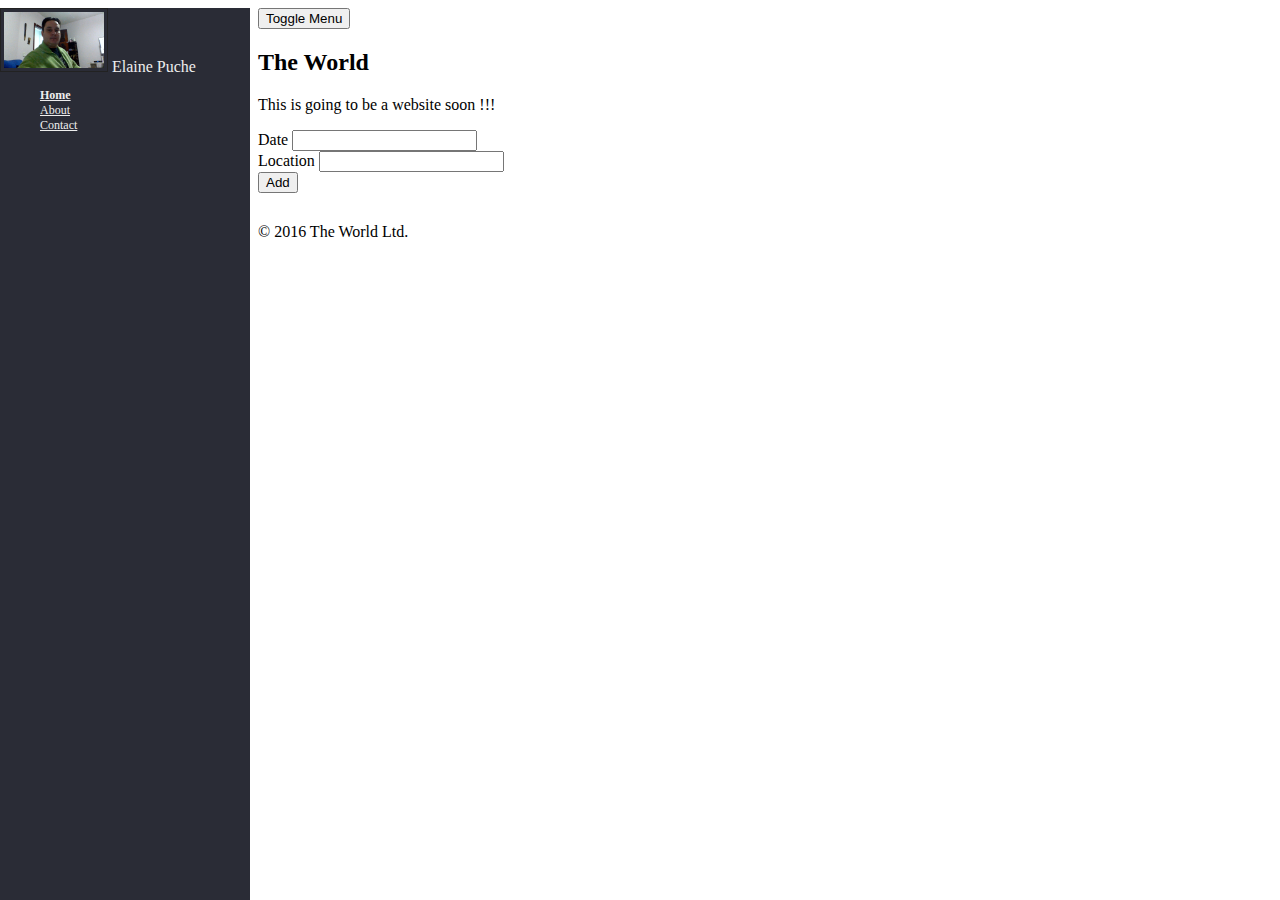
<file: src/TheWorld/wwwroot/index.html>
﻿<!DOCTYPE html>
<html>

<head>
    <title>The World</title>
    <meta charset="utf-8" />

    <link rel="stylesheet" href="css/Site.css" />
</head>

<body>
    <div id="sidebar">
        <img src="img/User1.jpg" alt="headshot" class="headshot" />
        <span id="username">Elaine Puche</span>

        <ul class="menu">
            <li class="active"><a href="#">Home</a></li>
            <li><a href="#">About</a></li>
            <li><a href="#">Contact</a></li>
        </ul>
    </div>
    <div id="wrapper">
        <div id="main">
            <div>
                <button id="sidebarToggle">Toggle Menu</button>
            </div>
            <h2>The World</h2>
            <p>This is going to be a website soon !!!</p>

            <form>
                <div>
                    <label>Date</label>
                    <input />
                </div>
                <div>
                    <label>Location</label>
                    <input />
                </div>
                <div><input type="submit" value="Add" /></div>
            </form>
        </div>
        <div id="footer">
            &copy; 2016 The World Ltd.
        </div>
    </div>

    <script type="text/javascript" src="lib/jquery/dist/jquery.min.js"></script>
    <script type="text/javascript" src="js/Site.js"></script>

</body>

</html>
</file>
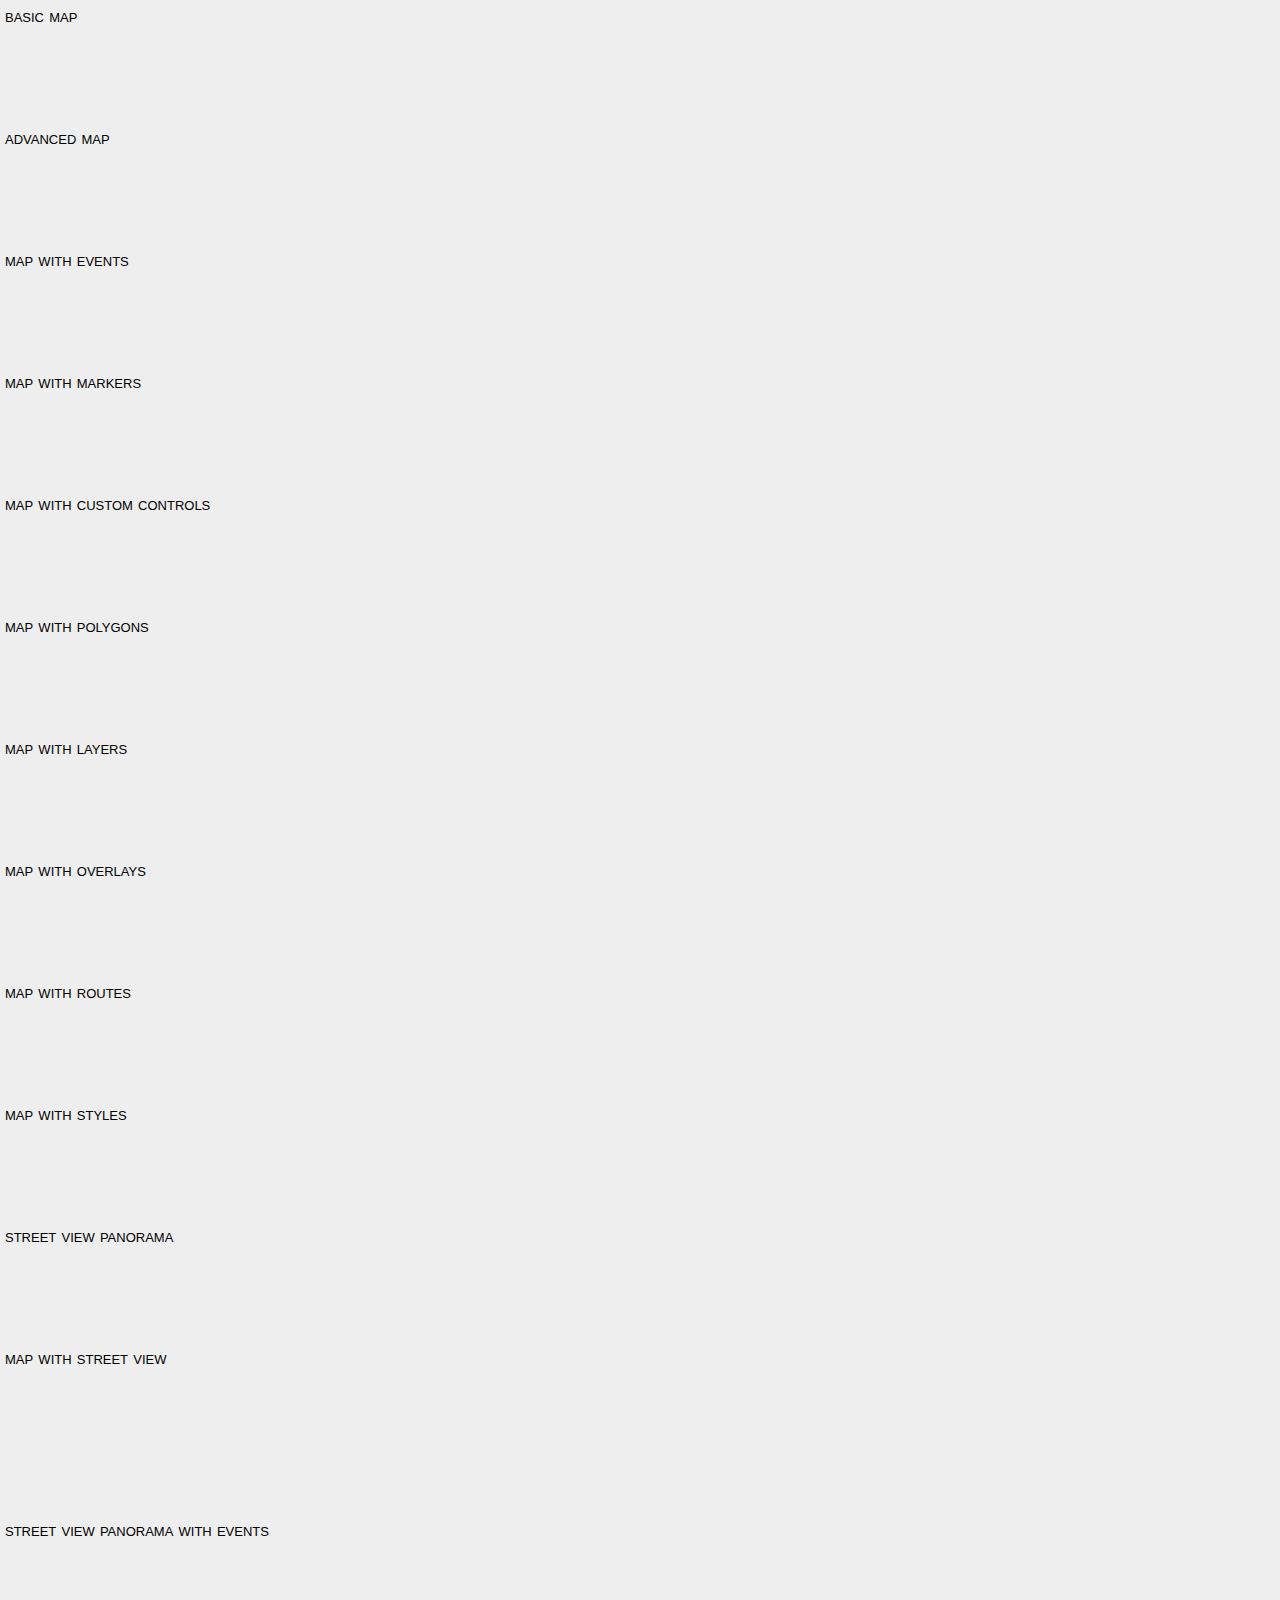
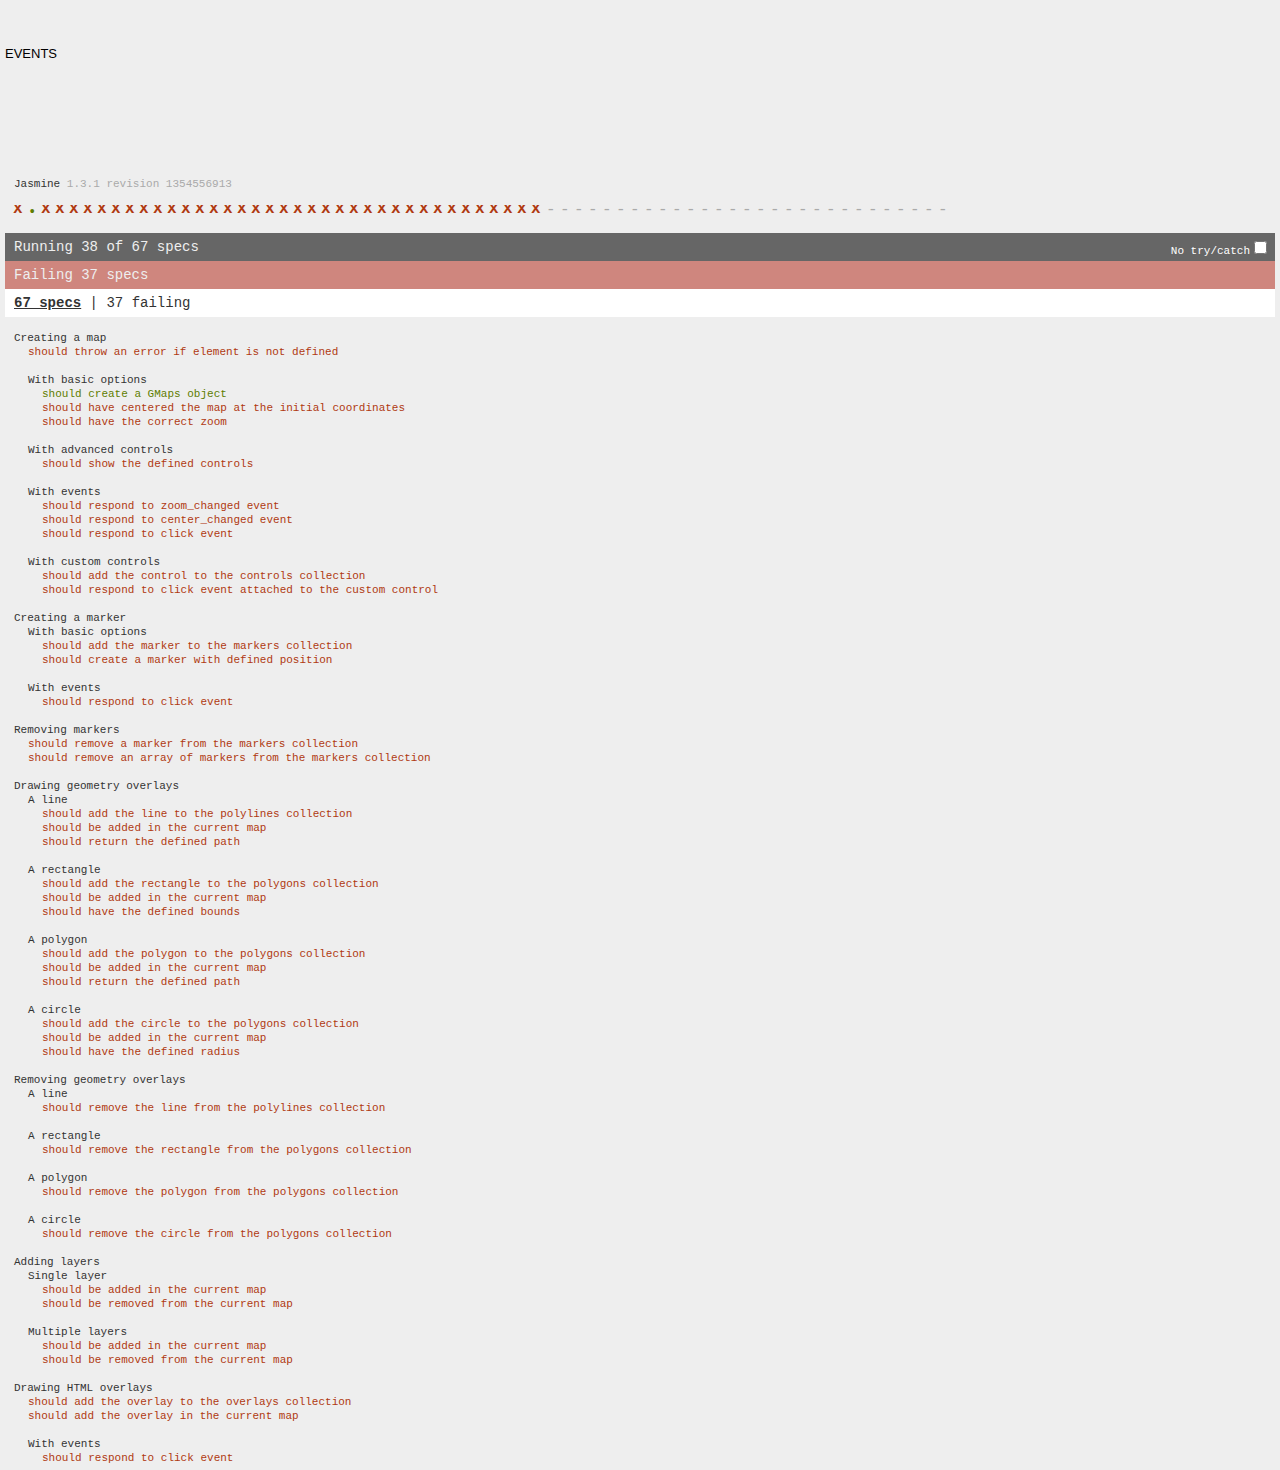
<file: src/TheWorld/wwwroot/lib/gmaps/test/index.html>
<!DOCTYPE html>
<html>
<head>
  <title>gmaps.js test</title>
  <link rel="stylesheet" type="text/css" href="lib/jasmine.css" />
  <link rel="stylesheet" href="style.css" />
  <script type="text/javascript" src="lib/jasmine.js"></script>
  <script type="text/javascript" src="lib/jasmine-html.js"></script>

  <script type="text/javascript" src="http://maps.google.com/maps/api/js?sensor=true"></script>
  <script type="text/javascript" src="../gmaps.js"></script>

  <script type="text/javascript" src="spec/MapSpec.js"></script>
  <script type="text/javascript" src="spec/MarkerSpec.js"></script>
  <script type="text/javascript" src="spec/GeometrySpec.js"></script>
  <script type="text/javascript" src="spec/LayerSpec.js"></script>
  <script type="text/javascript" src="spec/OverlaySpec.js"></script>
  <script type="text/javascript" src="spec/RouteSpec.js"></script>
  <script type="text/javascript" src="spec/StyleSpec.js"></script>
  <script type="text/javascript" src="spec/StreetViewSpec.js"></script>
  <script type="text/javascript" src="spec/EventSpec.js"></script>
  <script type="text/javascript" src="spec/ControlSpec.js"></script>

  <script type="text/javascript">
    (function() {
      var jasmineEnv = jasmine.getEnv();
      jasmineEnv.updateInterval = 1000;

      var htmlReporter = new jasmine.HtmlReporter();

      jasmineEnv.addReporter(htmlReporter);

      jasmineEnv.specFilter = function(spec) {
        return htmlReporter.specFilter(spec);
      };

      var currentWindowOnload = window.onload;

      window.onload = function() {
        if (currentWindowOnload) {
          currentWindowOnload();
        }

        execJasmine();
      };

      function execJasmine() {
        jasmineEnv.execute();
      }

    })();
  </script>
</head>
<body>
  <h3>Basic map</h3>
  <div class="map" id="basic-map"></div>
  <h3>Advanced map</h3>
  <div class="map" id="advanced-map"></div>
  <h3>Map with events</h3>
  <div class="map" id="map-with-events"></div>
  <h3>Map with markers</h3>
  <div class="map" id="map-with-markers"></div>
  <h3>Map with custom controls</h3>
  <div class="map" id="map-with-custom-controls"></div>
  <h3>Map with polygons</h3>
  <div class="map" id="map-with-polygons"></div>
  <h3>Map with layers</h3>
  <div class="map" id="map-with-layers"></div>
  <h3>Map with overlays</h3>
  <div class="map" id="map-with-overlays"></div>
  <h3>Map with routes</h3>
  <div class="map" id="map-with-routes"></div>
  <h3>Map with styles</h3>
  <div class="map" id="map-with-styles"></div>
  <h3>Street View Panorama</h3>
  <div class="panorama" id="streetview-standalone-panorama"></div>
  <h3>Map with Street View</h3>
  <div class="with-columns">
    <div class="map" id="map-with-streetview"></div>
    <div class="panorama" id="streetview-panorama"></div>
  </div>
  <h3>Street View Panorama with events</h3>
  <div class="panorama" id="streetview-with-events"></div>
  <h3>Events</h3>
  <div class="map" id="events"></div>
</body>
</html>
</file>
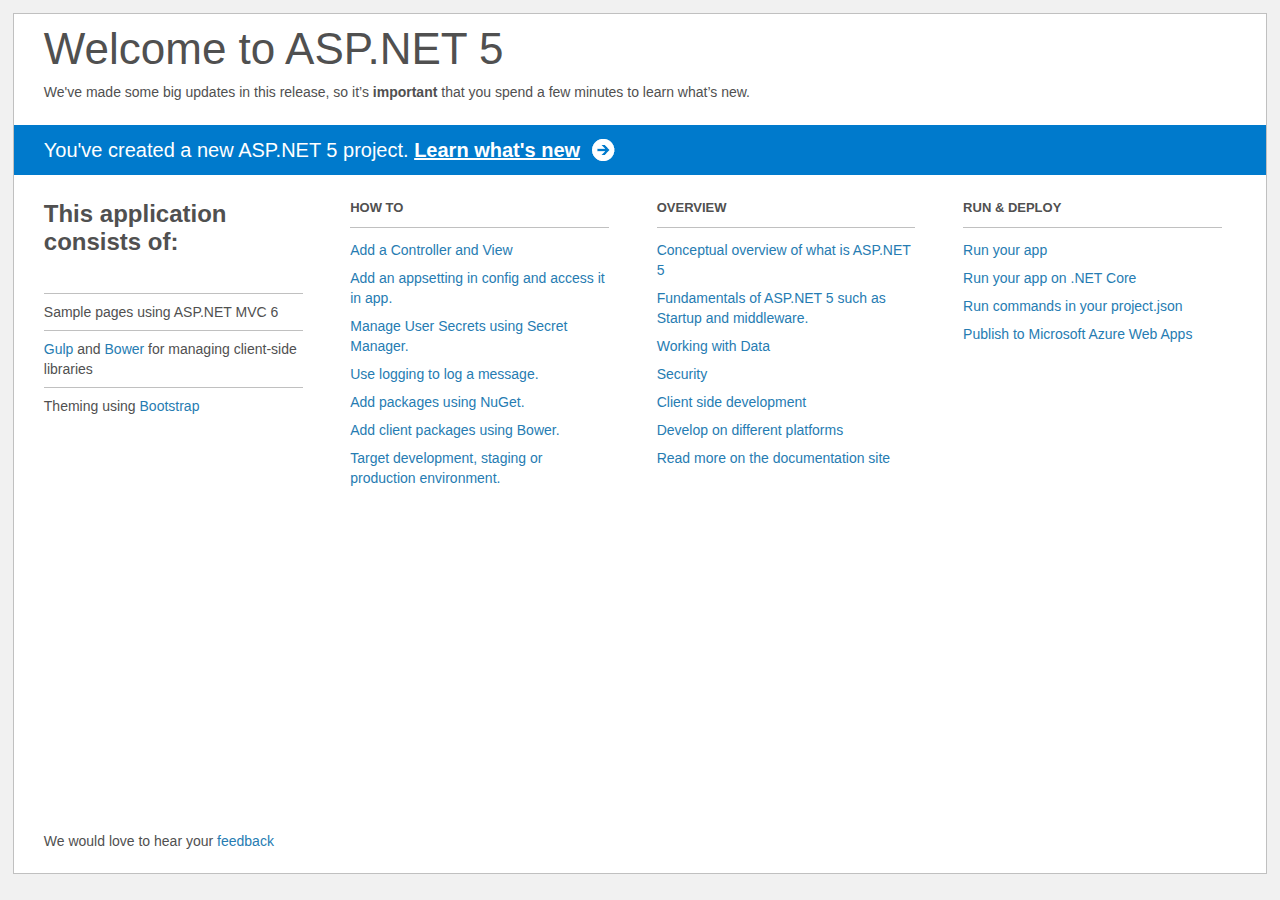
<file: src/TheWorld/Project_Readme.html>
﻿<!DOCTYPE html>
<html lang="en">
<head>
    <meta charset="utf-8" />
    <title>Welcome to ASP.NET 5</title>
    <style>
        html {
            background: #f1f1f1;
            height: 100%;
        }

        body {
            background: #fff;
            color: #505050;
            font: 14px 'Segoe UI', tahoma, arial, helvetica, sans-serif;
            margin: 1%;
            min-height: 95.5%;
            border: 1px solid silver;
            position: relative;
        }

        #header {
            padding: 0;
        }

            #header h1 {
                font-size: 44px;
                font-weight: normal;
                margin: 0;
                padding: 10px 30px 10px 30px;
            }

            #header span {
                margin: 0;
                padding: 0 30px;
                display: block;
            }

            #header p {
                font-size: 20px;
                color: #fff;
                background: #007acc;
                padding: 0 30px;
                line-height: 50px;
                margin-top: 25px;

            }

                #header p a {
                    color: #fff;
                    text-decoration: underline;
                    font-weight: bold;
                    padding-right: 35px;
                    background: no-repeat right bottom url([data-uri]);
                }

        #main {
            padding: 5px 30px;
            clear: both;
        }

        .section {
            width: 21.7%;
            float: left;
            margin: 0 0 0 4%;
        }

            .section h2 {
                font-size: 13px;
                text-transform: uppercase;
                margin: 0;
                border-bottom: 1px solid silver;
                padding-bottom: 12px;
                margin-bottom: 8px;
            }

            .section.first {
                margin-left: 0;
            }

                .section.first h2 {
                    font-size: 24px;
                    text-transform: none;
                    margin-bottom: 25px;
                    border: none;
                }

                .section.first li {
                    border-top: 1px solid silver;
                    padding: 8px 0;
                }

            .section.last {
                margin-right: 0;
            }

        ul {
            list-style: none;
            padding: 0;
            margin: 0;
            line-height: 20px;
        }

        li {
            padding: 4px 0;
        }

        a {
            color: #267cb2;
            text-decoration: none;
        }

            a:hover {
                text-decoration: underline;
            }

        #footer {
            clear: both;
            padding-top: 50px;
        }

            #footer p {
                position: absolute;
                bottom: 10px;
            }
    </style>
</head>
<body>

    <div id="header">
        <h1>Welcome to ASP.NET 5</h1>
        <span>
            We've made some big updates in this release, so it’s <b>important</b> that you spend
            a few minutes to learn what’s new.
        </span>
        <p>You've created a new ASP.NET 5 project. <a href="http://go.microsoft.com/fwlink/?LinkId=518016">Learn what's new</a></p>
    </div>

    <div id="main">
        <div class="section first">
            <h2>This application consists of:</h2>
            <ul>
                <li>Sample pages using ASP.NET MVC 6</li>
                <li><a href="http://go.microsoft.com/fwlink/?LinkId=518007">Gulp</a> and <a href="http://go.microsoft.com/fwlink/?LinkId=518004">Bower</a> for managing client-side libraries</li>
                <li>Theming using <a href="http://go.microsoft.com/fwlink/?LinkID=398939">Bootstrap</a></li>
            </ul>
        </div>
        <div class="section">
            <h2>How to</h2>
            <ul>
                <li><a href="http://go.microsoft.com/fwlink/?LinkID=398600">Add a Controller and View</a></li>
                <li><a href="http://go.microsoft.com/fwlink/?LinkID=699562">Add an appsetting in config and access it in app.</a></li>
                <li><a href="http://go.microsoft.com/fwlink/?LinkId=699315">Manage User Secrets using Secret Manager.</a></li>
                <li><a href="http://go.microsoft.com/fwlink/?LinkId=699316">Use logging to log a message.</a></li>
                <li><a href="http://go.microsoft.com/fwlink/?LinkId=699317">Add packages using NuGet.</a></li>
                <li><a href="http://go.microsoft.com/fwlink/?LinkId=699318">Add client packages using Bower.</a></li>
                <li><a href="http://go.microsoft.com/fwlink/?LinkId=699319">Target development, staging or production environment.</a></li>
            </ul>
        </div>
        <div class="section">
            <h2>Overview</h2>
            <ul>
                <li><a href="http://go.microsoft.com/fwlink/?LinkId=518008">Conceptual overview of what is ASP.NET 5</a></li>
                <li><a href="http://go.microsoft.com/fwlink/?LinkId=699320">Fundamentals of ASP.NET 5 such as Startup and middleware.</a></li>
                <li><a href="http://go.microsoft.com/fwlink/?LinkId=398602">Working with Data</a></li>
                <li><a href="http://go.microsoft.com/fwlink/?LinkId=398603">Security</a></li>
                <li><a href="http://go.microsoft.com/fwlink/?LinkID=699321">Client side development</a></li>
                <li><a href="http://go.microsoft.com/fwlink/?LinkID=699322">Develop on different platforms</a></li>
                <li><a href="http://go.microsoft.com/fwlink/?LinkID=699323">Read more on the documentation site</a></li>
            </ul>
        </div>
        <div class="section last">
            <h2>Run & Deploy</h2>
            <ul>
                <li><a href="http://go.microsoft.com/fwlink/?LinkID=517851">Run your app</a></li>
                <li><a href="http://go.microsoft.com/fwlink/?LinkID=517852">Run your app on .NET Core</a></li>
                <li><a href="http://go.microsoft.com/fwlink/?LinkID=517853">Run commands in your project.json</a></li>
                <li><a href="http://go.microsoft.com/fwlink/?LinkID=398609">Publish to Microsoft Azure Web Apps</a></li>
            </ul>
        </div>

        <div id="footer">
            <p>We would love to hear your <a href="http://go.microsoft.com/fwlink/?LinkId=518015">feedback</a></p>
        </div>
    </div>

</body>
</html>
</file>
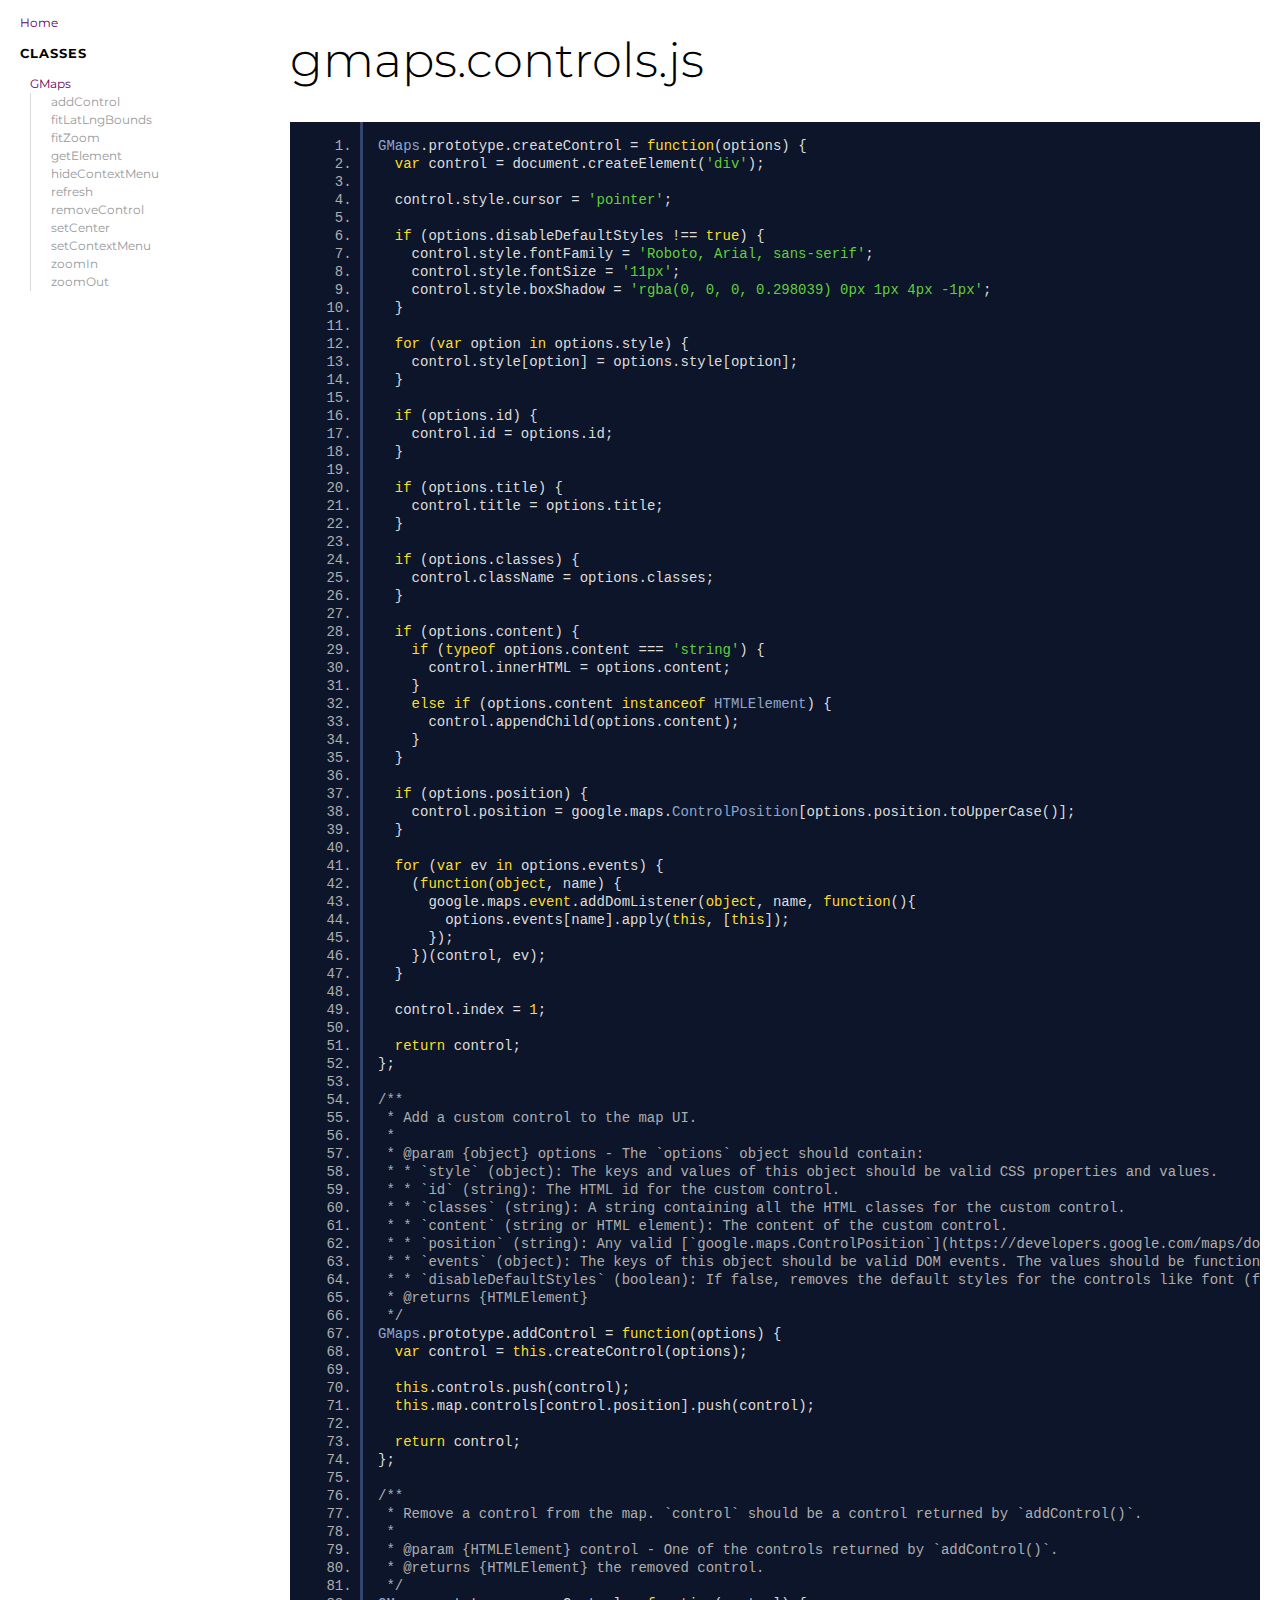
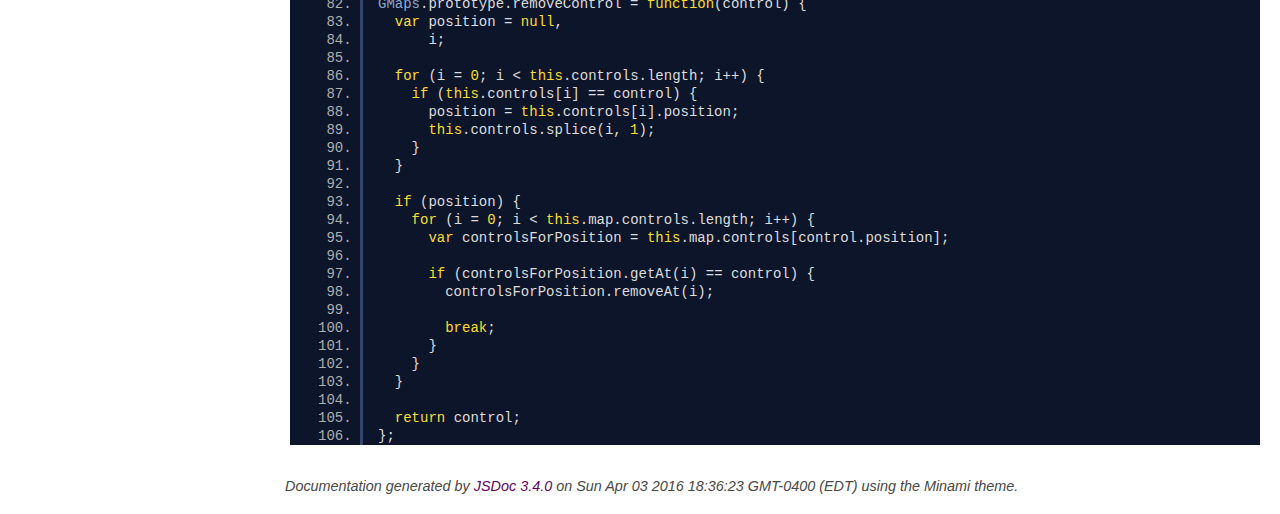
<file: src/TheWorld/wwwroot/lib/gmaps/docs/gmaps.controls.js.html>
<!DOCTYPE html>
<html lang="en">
<head>
    <meta charset="utf-8">
    <title>gmaps.controls.js - Documentation</title>

    <script src="scripts/prettify/prettify.js"></script>
    <script src="scripts/prettify/lang-css.js"></script>
    <!--[if lt IE 9]>
      <script src="//html5shiv.googlecode.com/svn/trunk/html5.js"></script>
    <![endif]-->
    <link type="text/css" rel="stylesheet" href="https://code.ionicframework.com/ionicons/2.0.1/css/ionicons.min.css">
    <link type="text/css" rel="stylesheet" href="styles/prettify.css">
    <link type="text/css" rel="stylesheet" href="styles/jsdoc.css">
</head>
<body>

<input type="checkbox" id="nav-trigger" class="nav-trigger" />
<label for="nav-trigger" class="navicon-button x">
  <div class="navicon"></div>
</label>

<label for="nav-trigger" class="overlay"></label>

<nav>
    <h2><a href="index.html">Home</a></h2><h3>Classes</h3><ul><li><a href="GMaps.html">GMaps</a><ul class='methods'><li data-type='method'><a href="GMaps.html#addControl">addControl</a></li><li data-type='method'><a href="GMaps.html#fitLatLngBounds">fitLatLngBounds</a></li><li data-type='method'><a href="GMaps.html#fitZoom">fitZoom</a></li><li data-type='method'><a href="GMaps.html#getElement">getElement</a></li><li data-type='method'><a href="GMaps.html#hideContextMenu">hideContextMenu</a></li><li data-type='method'><a href="GMaps.html#refresh">refresh</a></li><li data-type='method'><a href="GMaps.html#removeControl">removeControl</a></li><li data-type='method'><a href="GMaps.html#setCenter">setCenter</a></li><li data-type='method'><a href="GMaps.html#setContextMenu">setContextMenu</a></li><li data-type='method'><a href="GMaps.html#zoomIn">zoomIn</a></li><li data-type='method'><a href="GMaps.html#zoomOut">zoomOut</a></li></ul></li></ul>
</nav>

<div id="main">
    
    <h1 class="page-title">gmaps.controls.js</h1>
    

    



    
    <section>
        <article>
            <pre class="prettyprint source linenums"><code>GMaps.prototype.createControl = function(options) {
  var control = document.createElement('div');

  control.style.cursor = 'pointer';

  if (options.disableDefaultStyles !== true) {
    control.style.fontFamily = 'Roboto, Arial, sans-serif';
    control.style.fontSize = '11px';
    control.style.boxShadow = 'rgba(0, 0, 0, 0.298039) 0px 1px 4px -1px';
  }

  for (var option in options.style) {
    control.style[option] = options.style[option];
  }

  if (options.id) {
    control.id = options.id;
  }

  if (options.title) {
    control.title = options.title;
  }

  if (options.classes) {
    control.className = options.classes;
  }

  if (options.content) {
    if (typeof options.content === 'string') {
      control.innerHTML = options.content;
    }
    else if (options.content instanceof HTMLElement) {
      control.appendChild(options.content);
    }
  }

  if (options.position) {
    control.position = google.maps.ControlPosition[options.position.toUpperCase()];
  }

  for (var ev in options.events) {
    (function(object, name) {
      google.maps.event.addDomListener(object, name, function(){
        options.events[name].apply(this, [this]);
      });
    })(control, ev);
  }

  control.index = 1;

  return control;
};

/**
 * Add a custom control to the map UI.
 *
 * @param {object} options - The `options` object should contain:
 * * `style` (object): The keys and values of this object should be valid CSS properties and values.
 * * `id` (string): The HTML id for the custom control.
 * * `classes` (string): A string containing all the HTML classes for the custom control.
 * * `content` (string or HTML element): The content of the custom control.
 * * `position` (string): Any valid [`google.maps.ControlPosition`](https://developers.google.com/maps/documentation/javascript/controls#ControlPositioning) value, in lower or upper case.
 * * `events` (object): The keys of this object should be valid DOM events. The values should be functions.
 * * `disableDefaultStyles` (boolean): If false, removes the default styles for the controls like font (family and size), and box shadow.
 * @returns {HTMLElement}
 */
GMaps.prototype.addControl = function(options) {
  var control = this.createControl(options);

  this.controls.push(control);
  this.map.controls[control.position].push(control);

  return control;
};

/**
 * Remove a control from the map. `control` should be a control returned by `addControl()`.
 *
 * @param {HTMLElement} control - One of the controls returned by `addControl()`.
 * @returns {HTMLElement} the removed control.
 */
GMaps.prototype.removeControl = function(control) {
  var position = null,
      i;

  for (i = 0; i &lt; this.controls.length; i++) {
    if (this.controls[i] == control) {
      position = this.controls[i].position;
      this.controls.splice(i, 1);
    }
  }

  if (position) {
    for (i = 0; i &lt; this.map.controls.length; i++) {
      var controlsForPosition = this.map.controls[control.position];

      if (controlsForPosition.getAt(i) == control) {
        controlsForPosition.removeAt(i);

        break;
      }
    }
  }

  return control;
};
</code></pre>
        </article>
    </section>




</div>

<br class="clear">

<footer>
    Documentation generated by <a href="https://github.com/jsdoc3/jsdoc">JSDoc 3.4.0</a> on Sun Apr 03 2016 18:36:23 GMT-0400 (EDT) using the Minami theme.
</footer>

<script>prettyPrint();</script>
<script src="scripts/linenumber.js"></script>
</body>
</html>
</file>
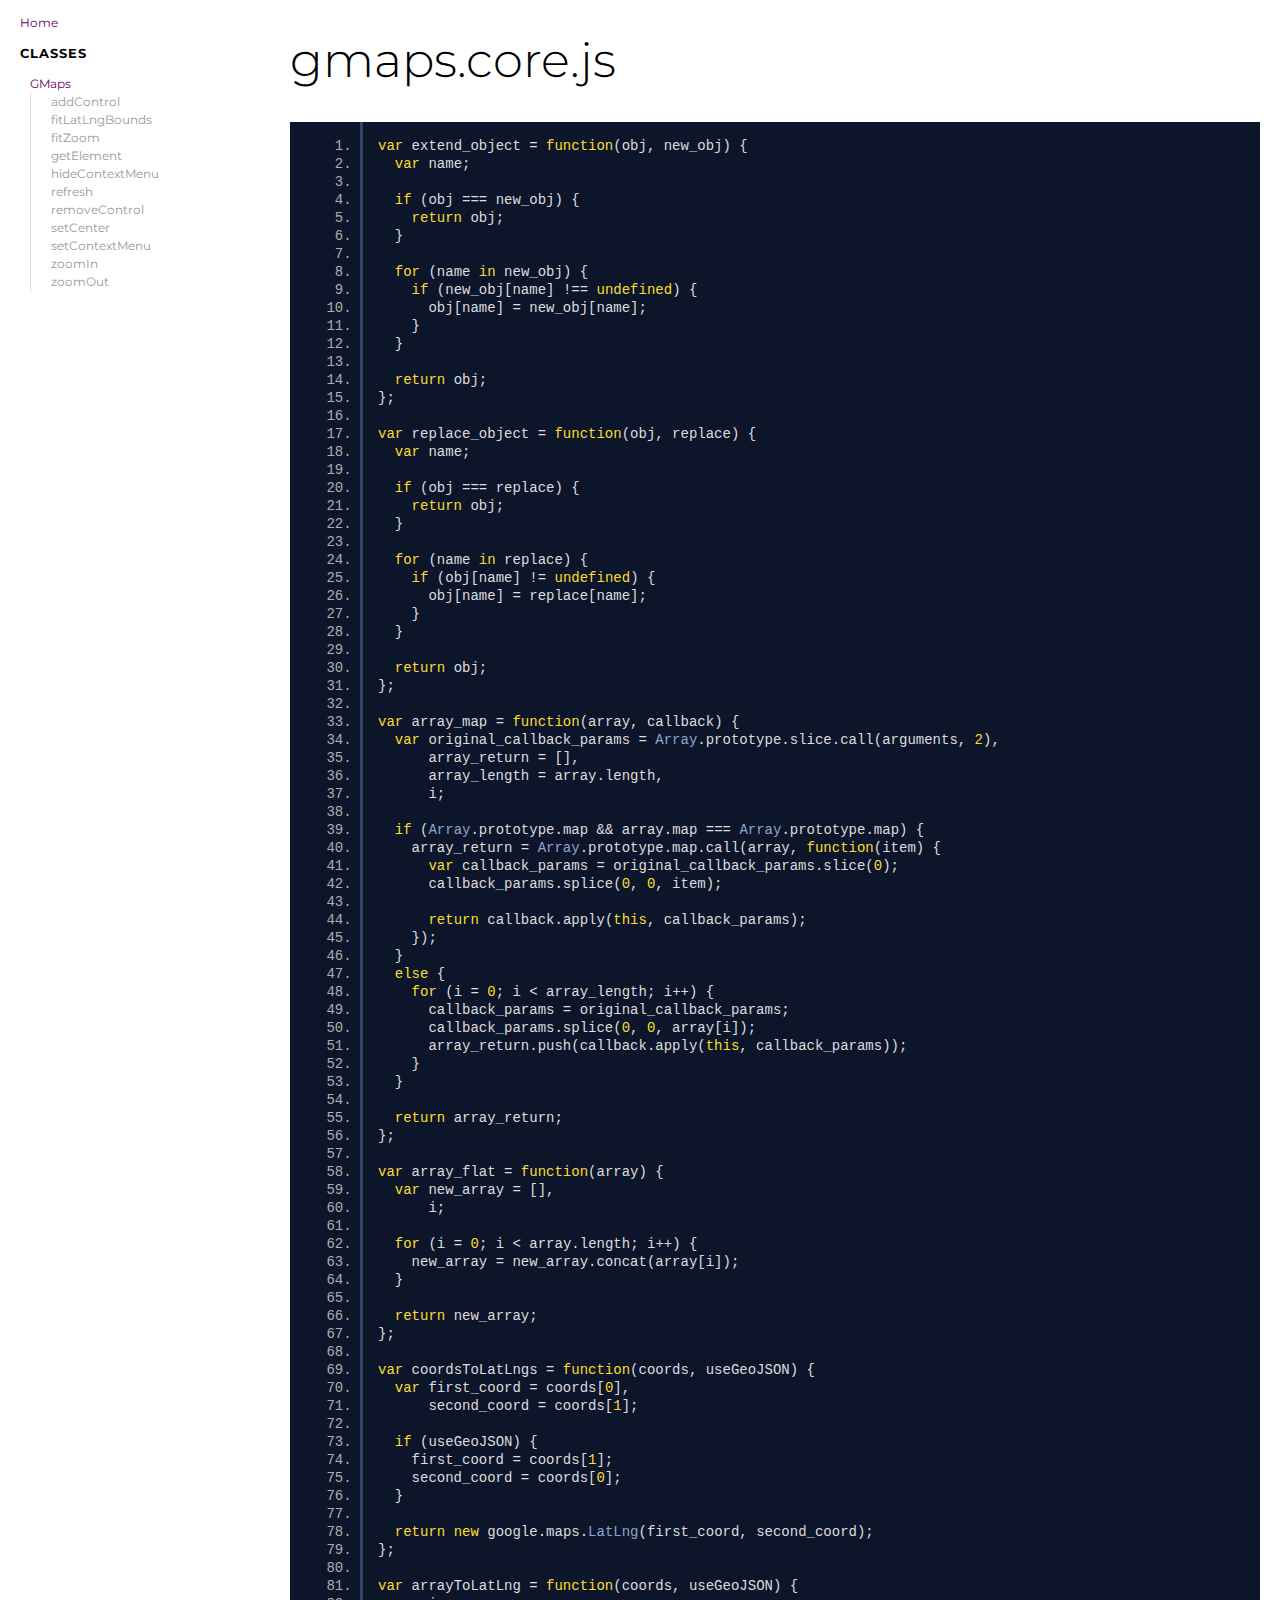
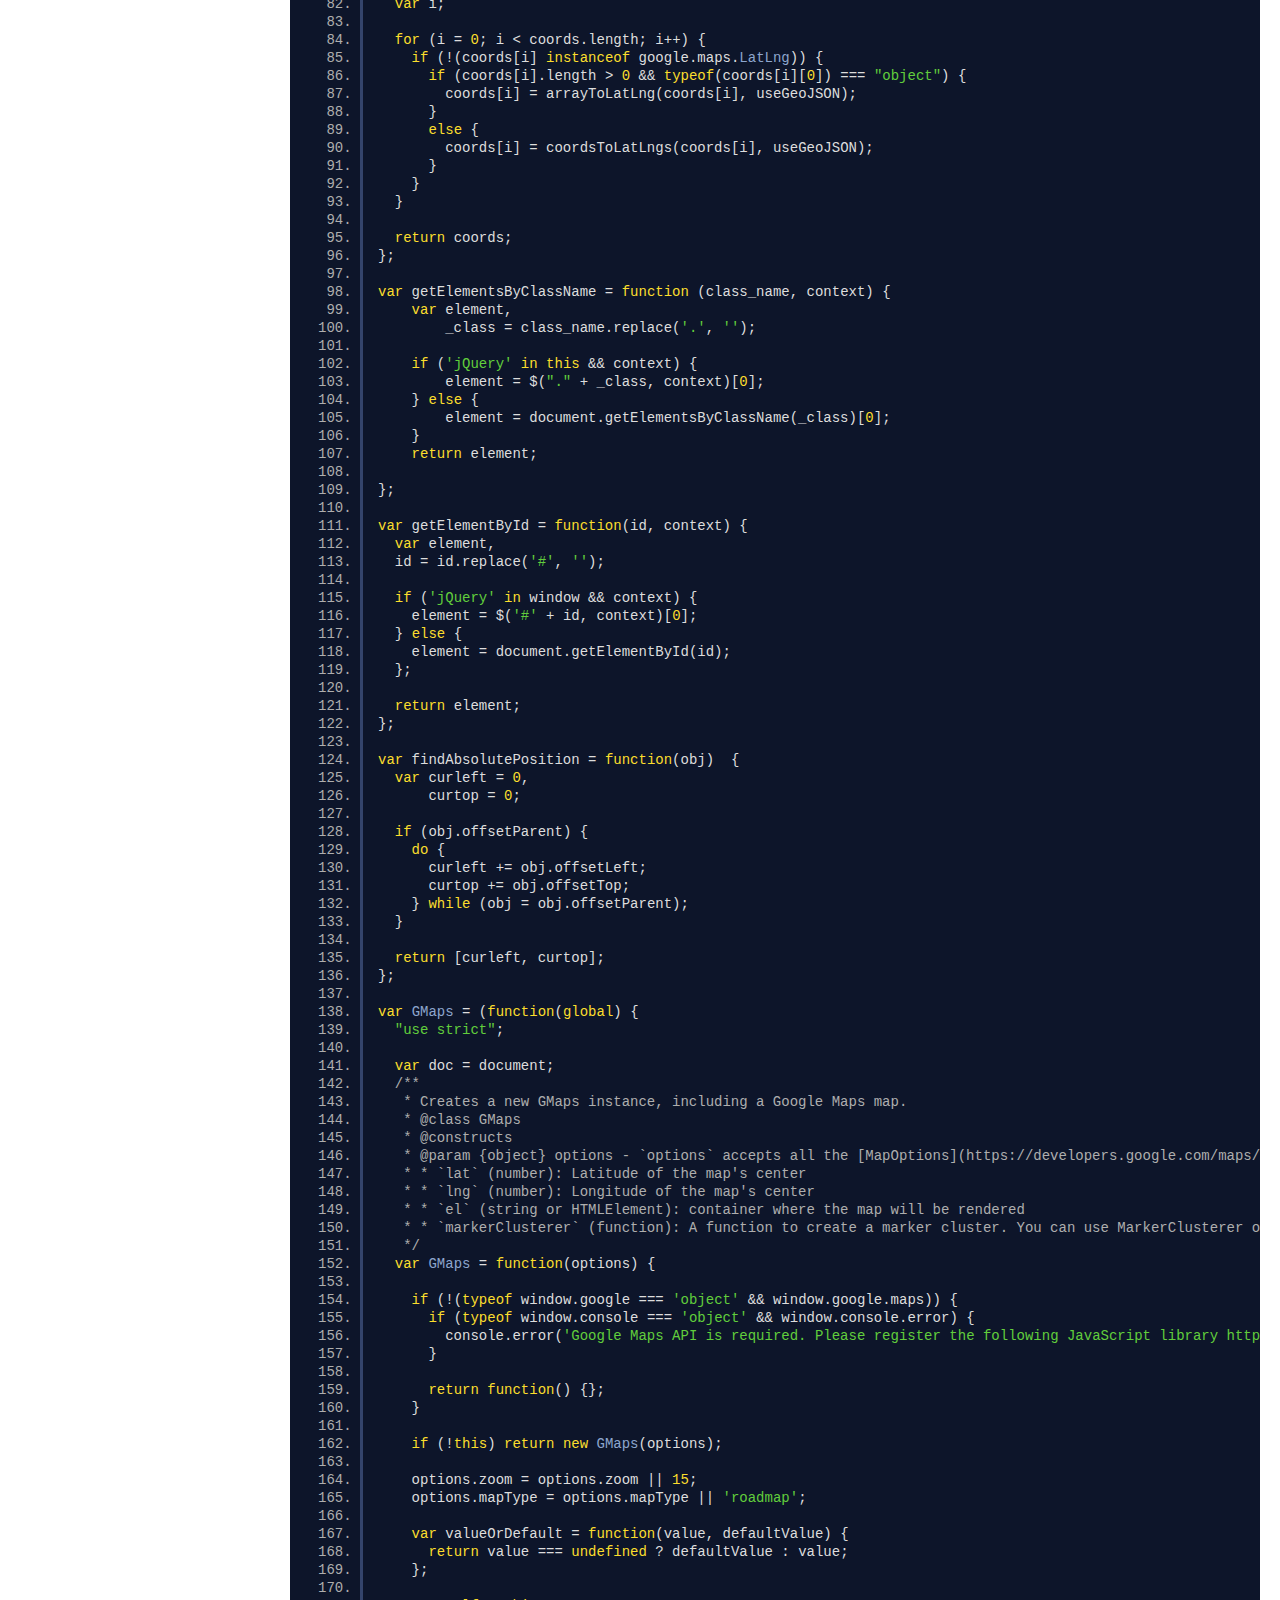
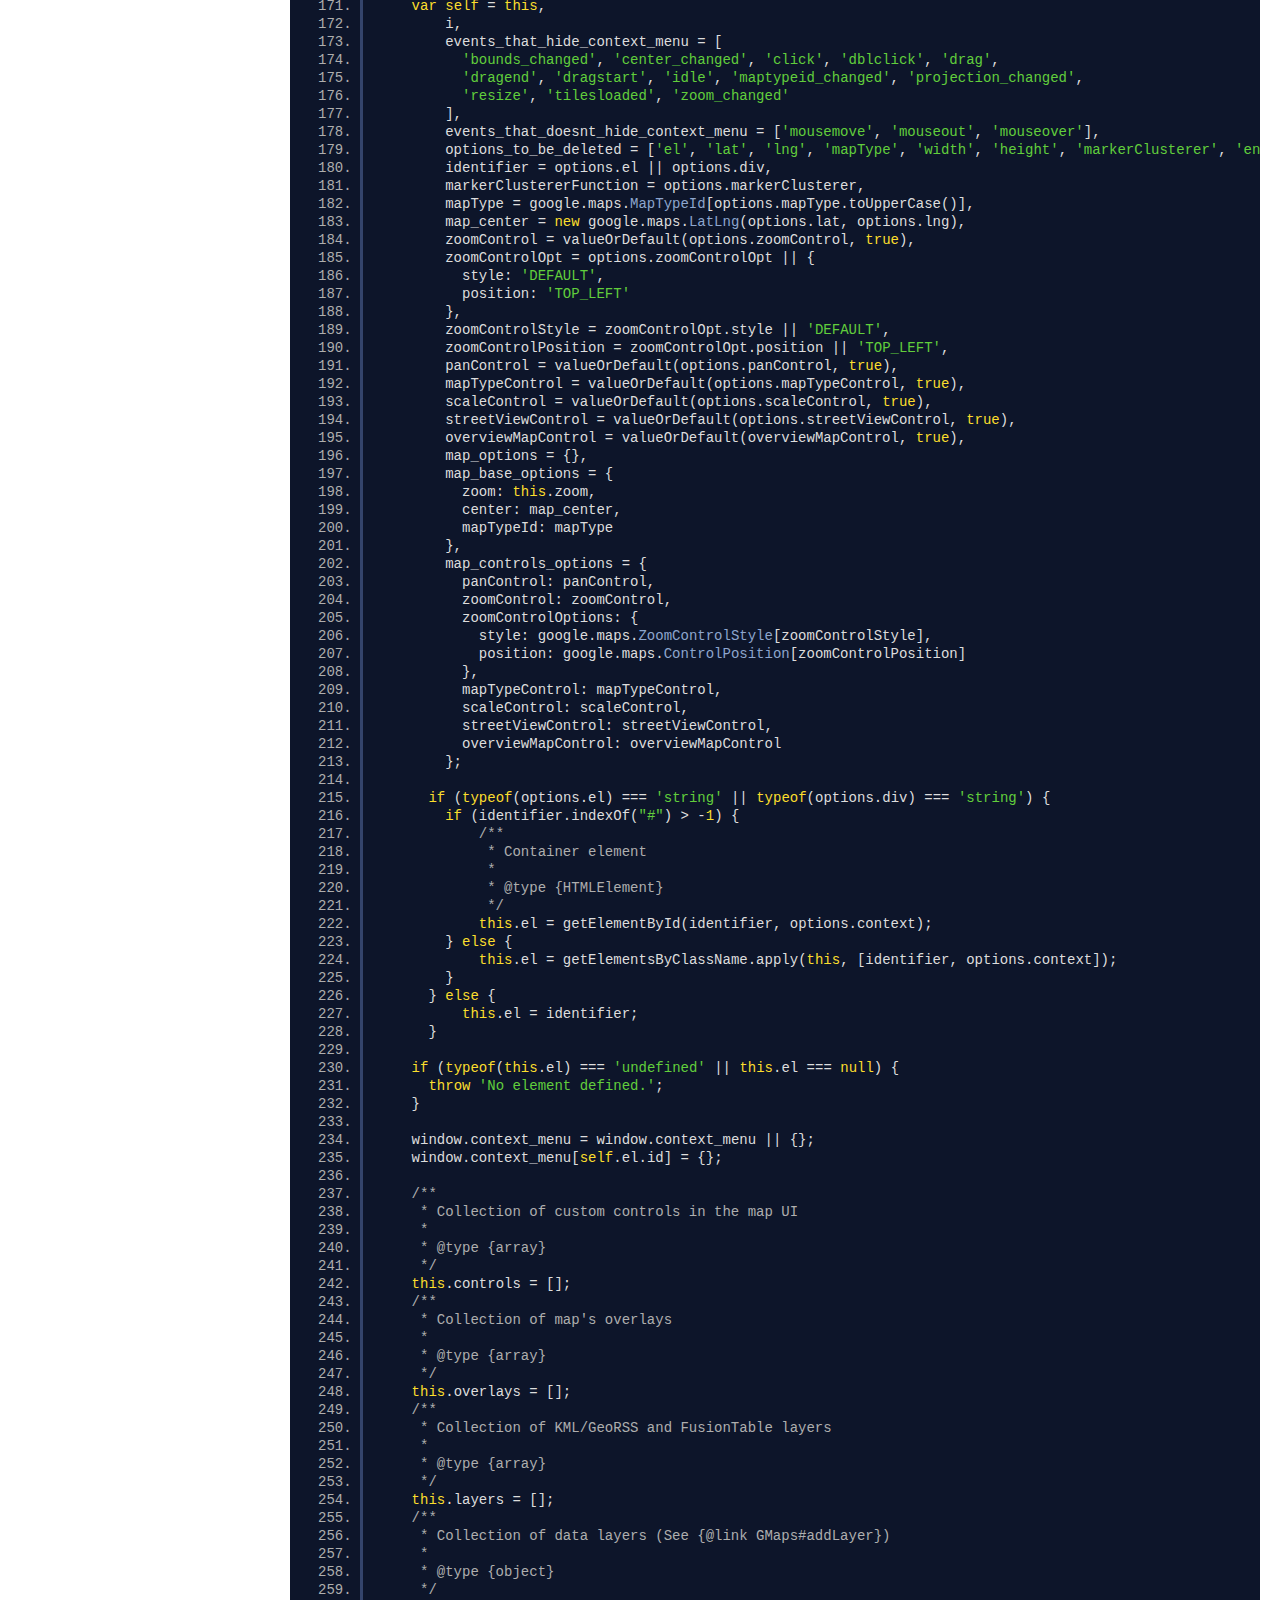
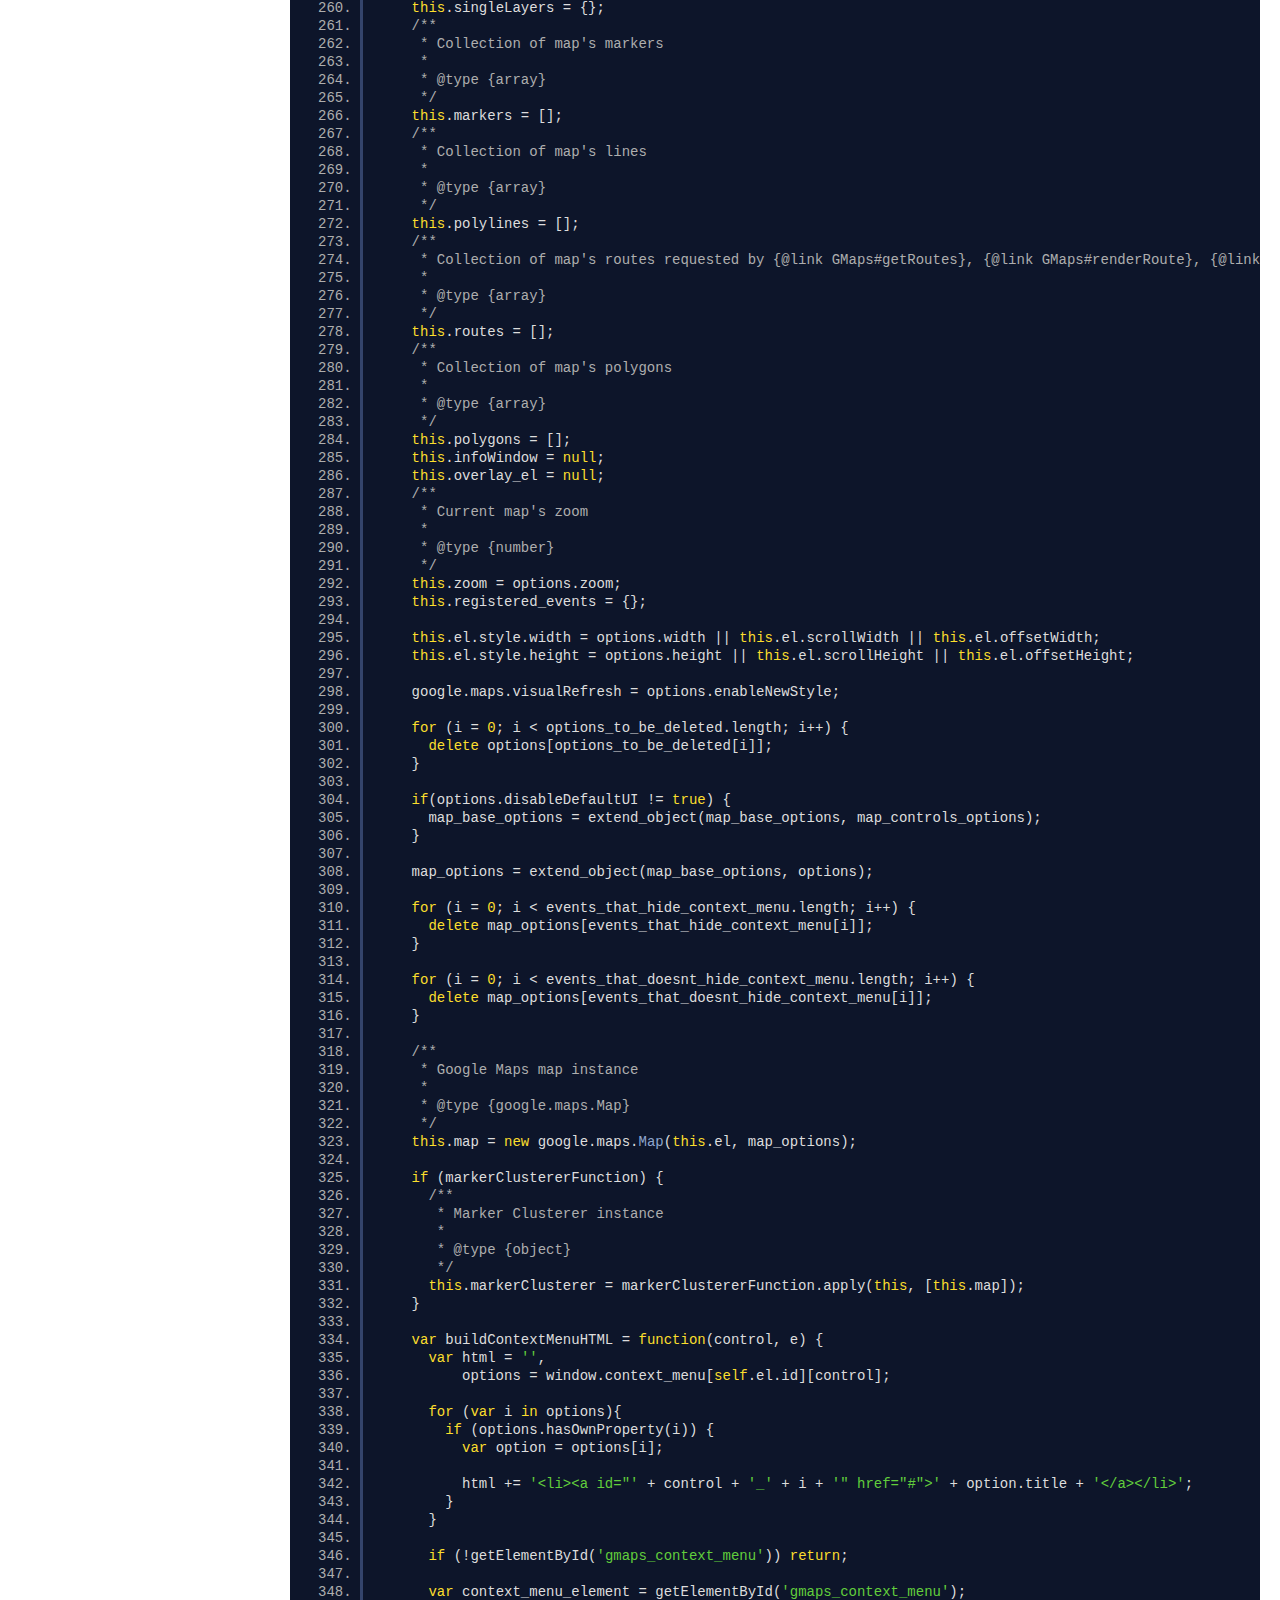
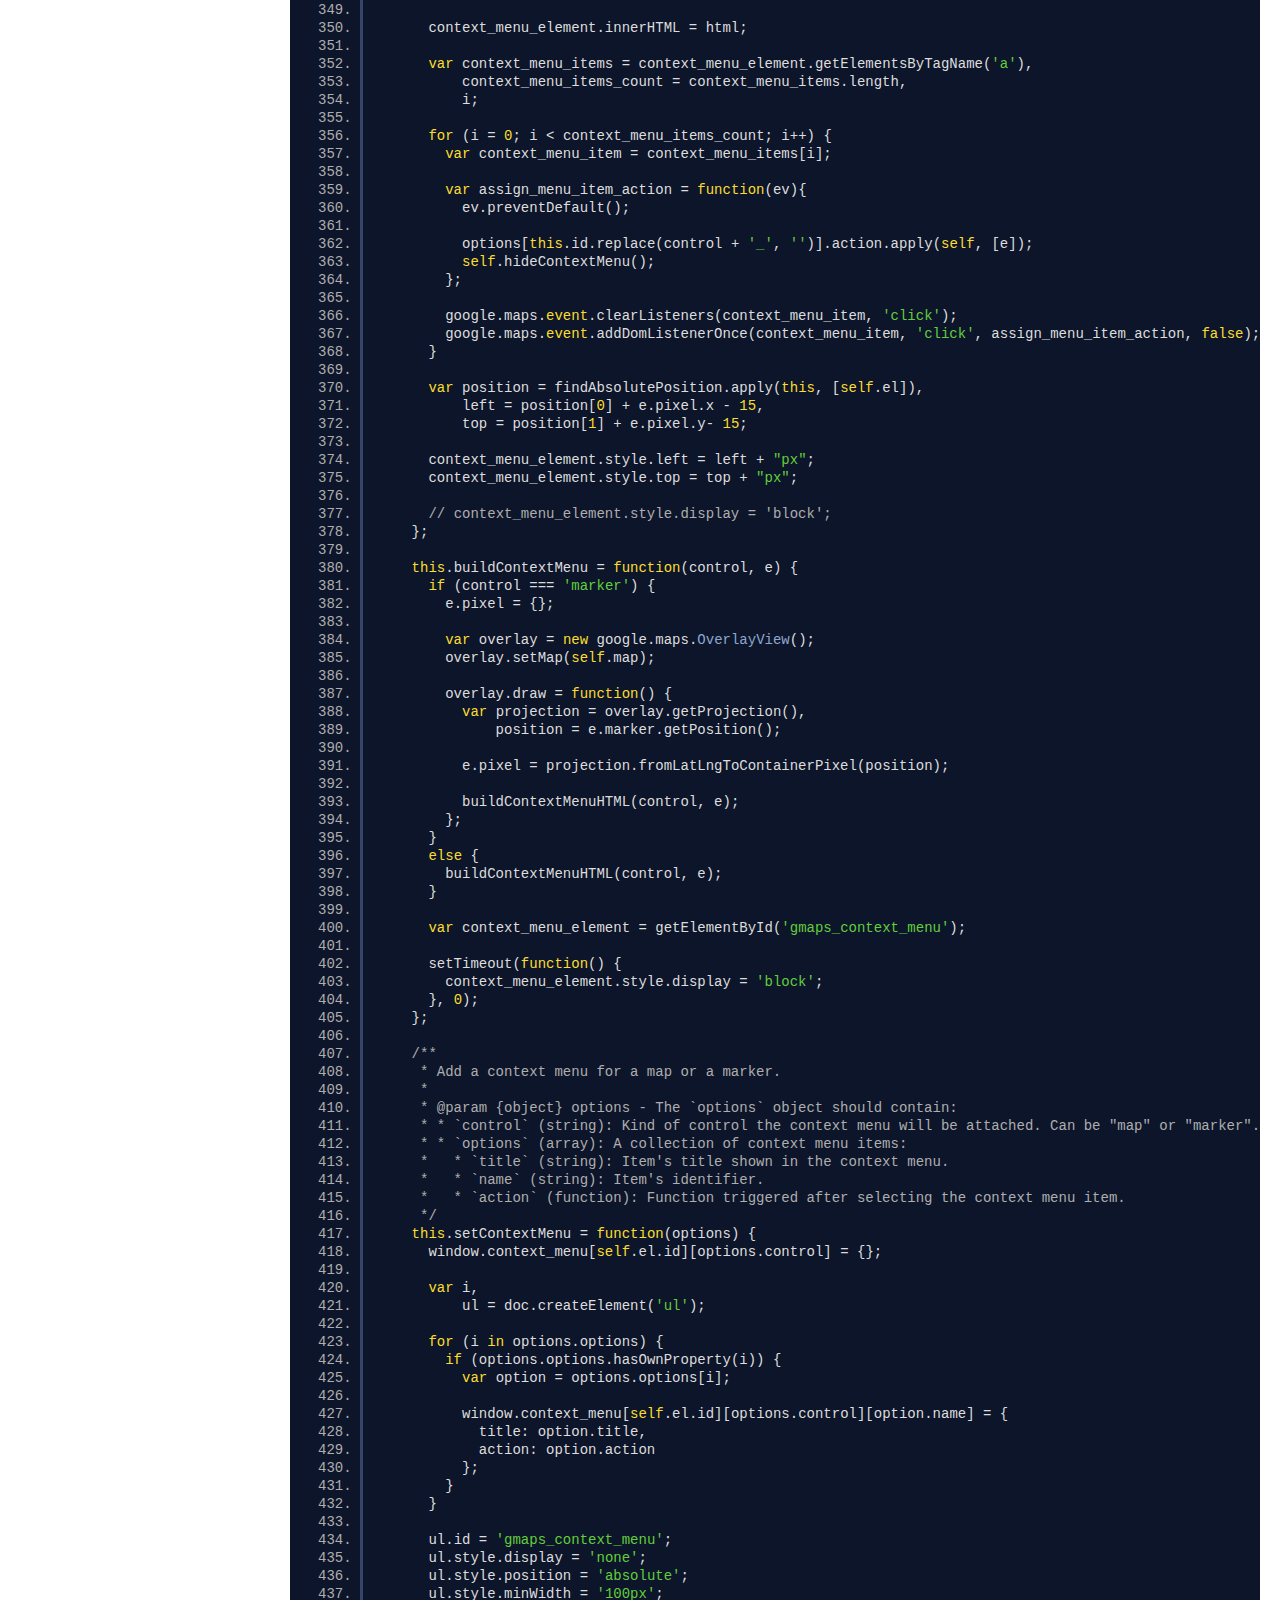
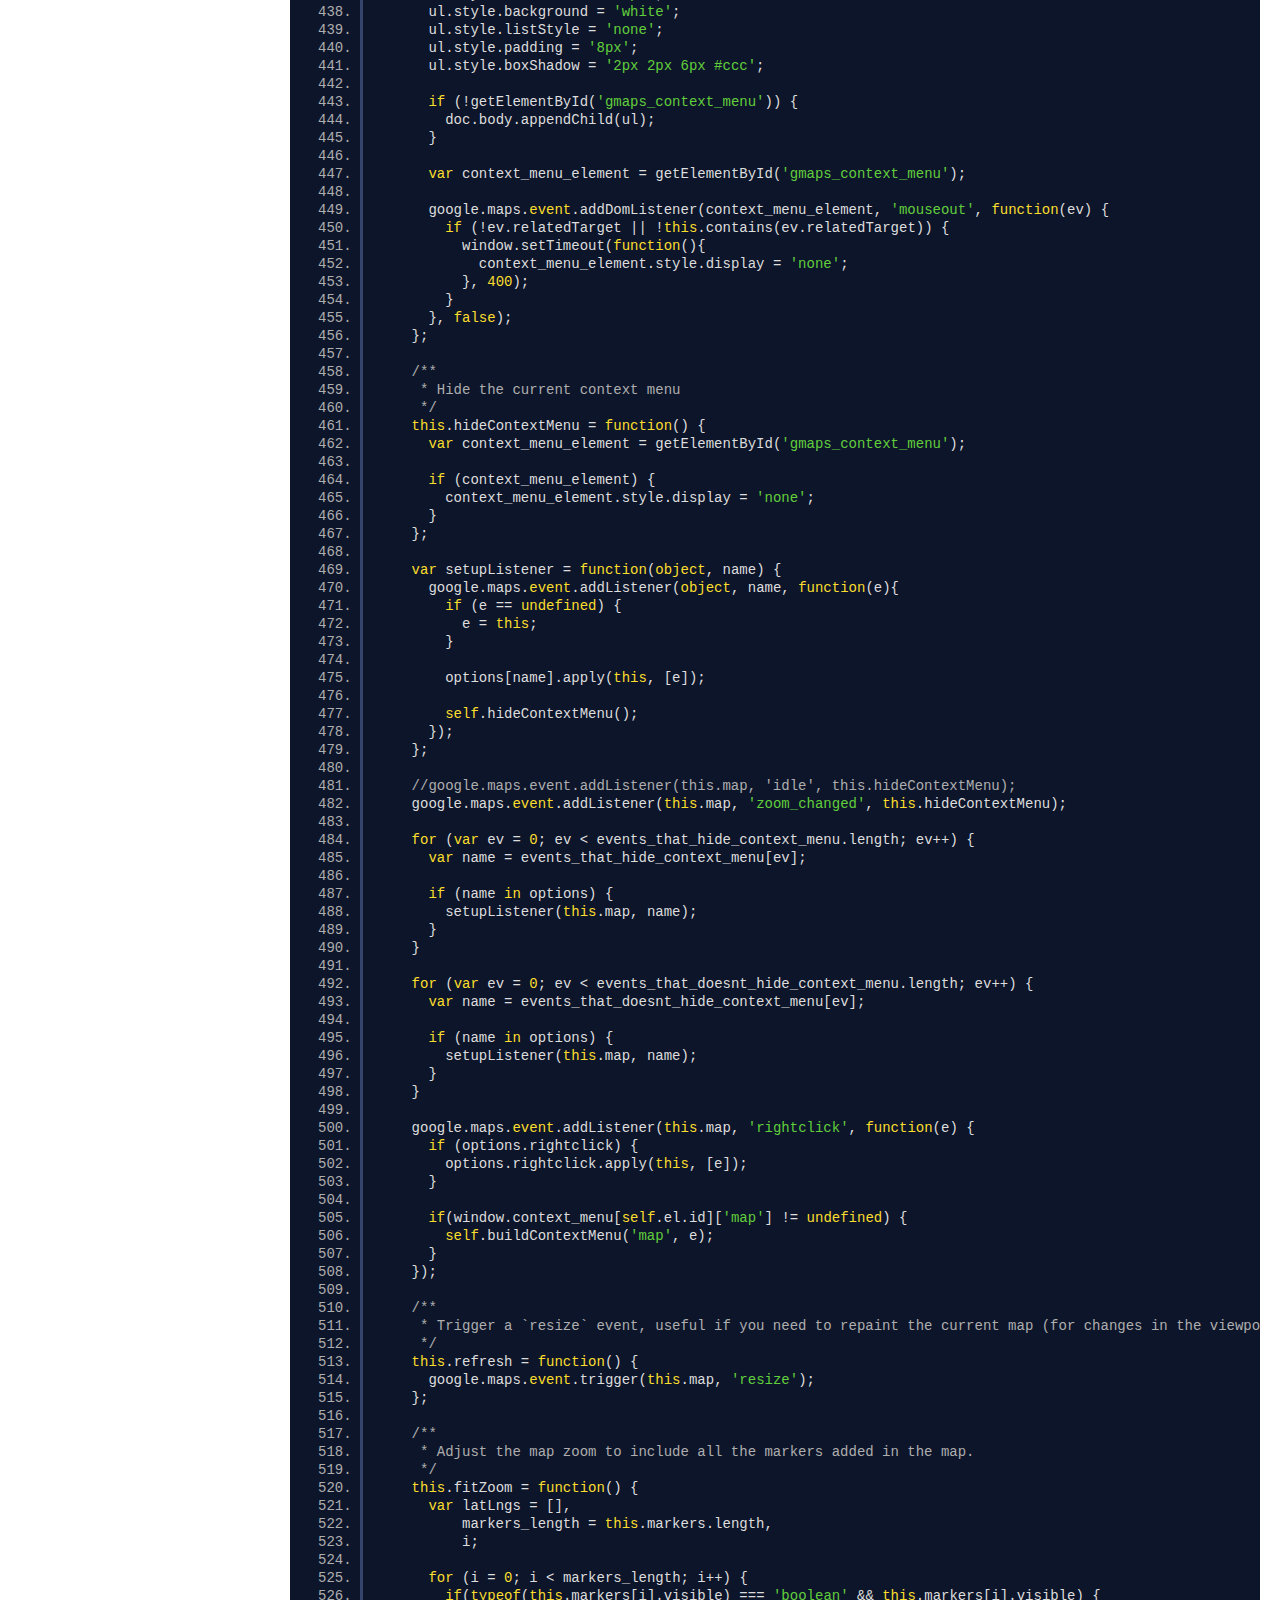
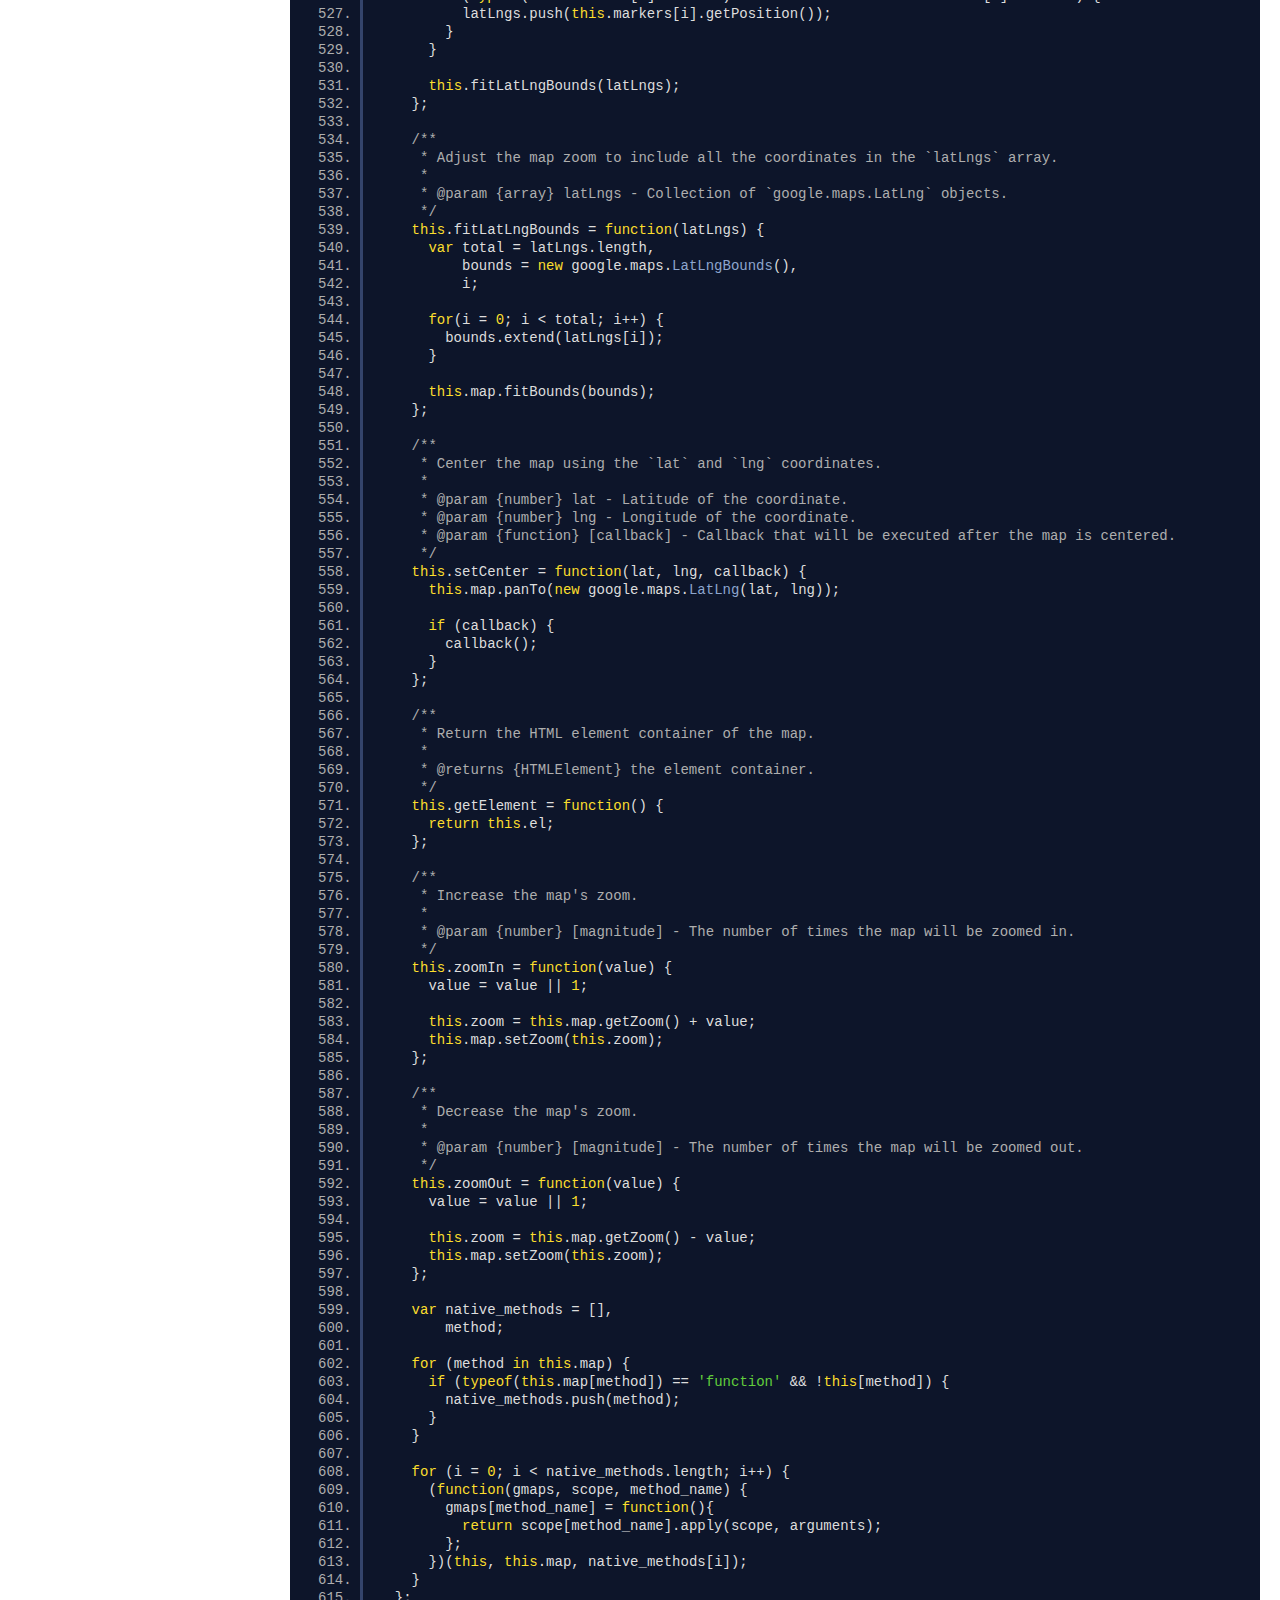
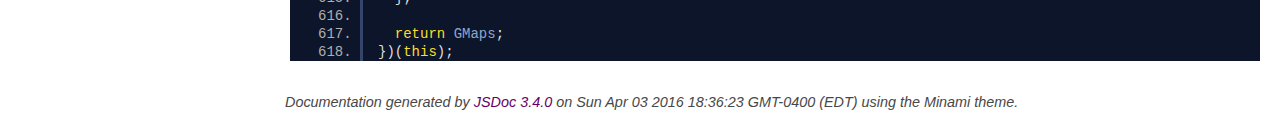
<file: src/TheWorld/wwwroot/lib/gmaps/docs/gmaps.core.js.html>
<!DOCTYPE html>
<html lang="en">
<head>
    <meta charset="utf-8">
    <title>gmaps.core.js - Documentation</title>

    <script src="scripts/prettify/prettify.js"></script>
    <script src="scripts/prettify/lang-css.js"></script>
    <!--[if lt IE 9]>
      <script src="//html5shiv.googlecode.com/svn/trunk/html5.js"></script>
    <![endif]-->
    <link type="text/css" rel="stylesheet" href="https://code.ionicframework.com/ionicons/2.0.1/css/ionicons.min.css">
    <link type="text/css" rel="stylesheet" href="styles/prettify.css">
    <link type="text/css" rel="stylesheet" href="styles/jsdoc.css">
</head>
<body>

<input type="checkbox" id="nav-trigger" class="nav-trigger" />
<label for="nav-trigger" class="navicon-button x">
  <div class="navicon"></div>
</label>

<label for="nav-trigger" class="overlay"></label>

<nav>
    <h2><a href="index.html">Home</a></h2><h3>Classes</h3><ul><li><a href="GMaps.html">GMaps</a><ul class='methods'><li data-type='method'><a href="GMaps.html#addControl">addControl</a></li><li data-type='method'><a href="GMaps.html#fitLatLngBounds">fitLatLngBounds</a></li><li data-type='method'><a href="GMaps.html#fitZoom">fitZoom</a></li><li data-type='method'><a href="GMaps.html#getElement">getElement</a></li><li data-type='method'><a href="GMaps.html#hideContextMenu">hideContextMenu</a></li><li data-type='method'><a href="GMaps.html#refresh">refresh</a></li><li data-type='method'><a href="GMaps.html#removeControl">removeControl</a></li><li data-type='method'><a href="GMaps.html#setCenter">setCenter</a></li><li data-type='method'><a href="GMaps.html#setContextMenu">setContextMenu</a></li><li data-type='method'><a href="GMaps.html#zoomIn">zoomIn</a></li><li data-type='method'><a href="GMaps.html#zoomOut">zoomOut</a></li></ul></li></ul>
</nav>

<div id="main">
    
    <h1 class="page-title">gmaps.core.js</h1>
    

    



    
    <section>
        <article>
            <pre class="prettyprint source linenums"><code>var extend_object = function(obj, new_obj) {
  var name;

  if (obj === new_obj) {
    return obj;
  }

  for (name in new_obj) {
    if (new_obj[name] !== undefined) {
      obj[name] = new_obj[name];
    }
  }

  return obj;
};

var replace_object = function(obj, replace) {
  var name;

  if (obj === replace) {
    return obj;
  }

  for (name in replace) {
    if (obj[name] != undefined) {
      obj[name] = replace[name];
    }
  }

  return obj;
};

var array_map = function(array, callback) {
  var original_callback_params = Array.prototype.slice.call(arguments, 2),
      array_return = [],
      array_length = array.length,
      i;

  if (Array.prototype.map &amp;&amp; array.map === Array.prototype.map) {
    array_return = Array.prototype.map.call(array, function(item) {
      var callback_params = original_callback_params.slice(0);
      callback_params.splice(0, 0, item);

      return callback.apply(this, callback_params);
    });
  }
  else {
    for (i = 0; i &lt; array_length; i++) {
      callback_params = original_callback_params;
      callback_params.splice(0, 0, array[i]);
      array_return.push(callback.apply(this, callback_params));
    }
  }

  return array_return;
};

var array_flat = function(array) {
  var new_array = [],
      i;

  for (i = 0; i &lt; array.length; i++) {
    new_array = new_array.concat(array[i]);
  }

  return new_array;
};

var coordsToLatLngs = function(coords, useGeoJSON) {
  var first_coord = coords[0],
      second_coord = coords[1];

  if (useGeoJSON) {
    first_coord = coords[1];
    second_coord = coords[0];
  }

  return new google.maps.LatLng(first_coord, second_coord);
};

var arrayToLatLng = function(coords, useGeoJSON) {
  var i;

  for (i = 0; i &lt; coords.length; i++) {
    if (!(coords[i] instanceof google.maps.LatLng)) {
      if (coords[i].length > 0 &amp;&amp; typeof(coords[i][0]) === "object") {
        coords[i] = arrayToLatLng(coords[i], useGeoJSON);
      }
      else {
        coords[i] = coordsToLatLngs(coords[i], useGeoJSON);
      }
    }
  }

  return coords;
};

var getElementsByClassName = function (class_name, context) {
    var element,
        _class = class_name.replace('.', '');

    if ('jQuery' in this &amp;&amp; context) {
        element = $("." + _class, context)[0];
    } else {
        element = document.getElementsByClassName(_class)[0];
    }
    return element;

};

var getElementById = function(id, context) {
  var element,
  id = id.replace('#', '');

  if ('jQuery' in window &amp;&amp; context) {
    element = $('#' + id, context)[0];
  } else {
    element = document.getElementById(id);
  };

  return element;
};

var findAbsolutePosition = function(obj)  {
  var curleft = 0,
      curtop = 0;

  if (obj.offsetParent) {
    do {
      curleft += obj.offsetLeft;
      curtop += obj.offsetTop;
    } while (obj = obj.offsetParent);
  }

  return [curleft, curtop];
};

var GMaps = (function(global) {
  "use strict";

  var doc = document;
  /**
   * Creates a new GMaps instance, including a Google Maps map.
   * @class GMaps
   * @constructs
   * @param {object} options - `options` accepts all the [MapOptions](https://developers.google.com/maps/documentation/javascript/reference#MapOptions) and [events](https://developers.google.com/maps/documentation/javascript/reference#Map) listed in the Google Maps API. Also accepts:
   * * `lat` (number): Latitude of the map's center
   * * `lng` (number): Longitude of the map's center
   * * `el` (string or HTMLElement): container where the map will be rendered
   * * `markerClusterer` (function): A function to create a marker cluster. You can use MarkerClusterer or MarkerClustererPlus.
   */
  var GMaps = function(options) {

    if (!(typeof window.google === 'object' &amp;&amp; window.google.maps)) {
      if (typeof window.console === 'object' &amp;&amp; window.console.error) {
        console.error('Google Maps API is required. Please register the following JavaScript library https://maps.googleapis.com/maps/api/js.');
      }

      return function() {};
    }

    if (!this) return new GMaps(options);

    options.zoom = options.zoom || 15;
    options.mapType = options.mapType || 'roadmap';

    var valueOrDefault = function(value, defaultValue) {
      return value === undefined ? defaultValue : value;
    };

    var self = this,
        i,
        events_that_hide_context_menu = [
          'bounds_changed', 'center_changed', 'click', 'dblclick', 'drag',
          'dragend', 'dragstart', 'idle', 'maptypeid_changed', 'projection_changed',
          'resize', 'tilesloaded', 'zoom_changed'
        ],
        events_that_doesnt_hide_context_menu = ['mousemove', 'mouseout', 'mouseover'],
        options_to_be_deleted = ['el', 'lat', 'lng', 'mapType', 'width', 'height', 'markerClusterer', 'enableNewStyle'],
        identifier = options.el || options.div,
        markerClustererFunction = options.markerClusterer,
        mapType = google.maps.MapTypeId[options.mapType.toUpperCase()],
        map_center = new google.maps.LatLng(options.lat, options.lng),
        zoomControl = valueOrDefault(options.zoomControl, true),
        zoomControlOpt = options.zoomControlOpt || {
          style: 'DEFAULT',
          position: 'TOP_LEFT'
        },
        zoomControlStyle = zoomControlOpt.style || 'DEFAULT',
        zoomControlPosition = zoomControlOpt.position || 'TOP_LEFT',
        panControl = valueOrDefault(options.panControl, true),
        mapTypeControl = valueOrDefault(options.mapTypeControl, true),
        scaleControl = valueOrDefault(options.scaleControl, true),
        streetViewControl = valueOrDefault(options.streetViewControl, true),
        overviewMapControl = valueOrDefault(overviewMapControl, true),
        map_options = {},
        map_base_options = {
          zoom: this.zoom,
          center: map_center,
          mapTypeId: mapType
        },
        map_controls_options = {
          panControl: panControl,
          zoomControl: zoomControl,
          zoomControlOptions: {
            style: google.maps.ZoomControlStyle[zoomControlStyle],
            position: google.maps.ControlPosition[zoomControlPosition]
          },
          mapTypeControl: mapTypeControl,
          scaleControl: scaleControl,
          streetViewControl: streetViewControl,
          overviewMapControl: overviewMapControl
        };

      if (typeof(options.el) === 'string' || typeof(options.div) === 'string') {
        if (identifier.indexOf("#") > -1) {
            /**
             * Container element
             *
             * @type {HTMLElement}
             */
            this.el = getElementById(identifier, options.context);
        } else {
            this.el = getElementsByClassName.apply(this, [identifier, options.context]);
        }
      } else {
          this.el = identifier;
      }

    if (typeof(this.el) === 'undefined' || this.el === null) {
      throw 'No element defined.';
    }

    window.context_menu = window.context_menu || {};
    window.context_menu[self.el.id] = {};

    /**
     * Collection of custom controls in the map UI
     *
     * @type {array}
     */
    this.controls = [];
    /**
     * Collection of map's overlays
     *
     * @type {array}
     */
    this.overlays = [];
    /**
     * Collection of KML/GeoRSS and FusionTable layers
     *
     * @type {array}
     */
    this.layers = [];
    /**
     * Collection of data layers (See {@link GMaps#addLayer})
     *
     * @type {object}
     */
    this.singleLayers = {};
    /**
     * Collection of map's markers
     *
     * @type {array}
     */
    this.markers = [];
    /**
     * Collection of map's lines
     *
     * @type {array}
     */
    this.polylines = [];
    /**
     * Collection of map's routes requested by {@link GMaps#getRoutes}, {@link GMaps#renderRoute}, {@link GMaps#drawRoute}, {@link GMaps#travelRoute} or {@link GMaps#drawSteppedRoute}
     *
     * @type {array}
     */
    this.routes = [];
    /**
     * Collection of map's polygons
     *
     * @type {array}
     */
    this.polygons = [];
    this.infoWindow = null;
    this.overlay_el = null;
    /**
     * Current map's zoom
     *
     * @type {number}
     */
    this.zoom = options.zoom;
    this.registered_events = {};

    this.el.style.width = options.width || this.el.scrollWidth || this.el.offsetWidth;
    this.el.style.height = options.height || this.el.scrollHeight || this.el.offsetHeight;

    google.maps.visualRefresh = options.enableNewStyle;

    for (i = 0; i &lt; options_to_be_deleted.length; i++) {
      delete options[options_to_be_deleted[i]];
    }

    if(options.disableDefaultUI != true) {
      map_base_options = extend_object(map_base_options, map_controls_options);
    }

    map_options = extend_object(map_base_options, options);

    for (i = 0; i &lt; events_that_hide_context_menu.length; i++) {
      delete map_options[events_that_hide_context_menu[i]];
    }

    for (i = 0; i &lt; events_that_doesnt_hide_context_menu.length; i++) {
      delete map_options[events_that_doesnt_hide_context_menu[i]];
    }

    /**
     * Google Maps map instance
     *
     * @type {google.maps.Map}
     */
    this.map = new google.maps.Map(this.el, map_options);

    if (markerClustererFunction) {
      /**
       * Marker Clusterer instance
       *
       * @type {object}
       */
      this.markerClusterer = markerClustererFunction.apply(this, [this.map]);
    }

    var buildContextMenuHTML = function(control, e) {
      var html = '',
          options = window.context_menu[self.el.id][control];

      for (var i in options){
        if (options.hasOwnProperty(i)) {
          var option = options[i];

          html += '&lt;li>&lt;a id="' + control + '_' + i + '" href="#">' + option.title + '&lt;/a>&lt;/li>';
        }
      }

      if (!getElementById('gmaps_context_menu')) return;

      var context_menu_element = getElementById('gmaps_context_menu');

      context_menu_element.innerHTML = html;

      var context_menu_items = context_menu_element.getElementsByTagName('a'),
          context_menu_items_count = context_menu_items.length,
          i;

      for (i = 0; i &lt; context_menu_items_count; i++) {
        var context_menu_item = context_menu_items[i];

        var assign_menu_item_action = function(ev){
          ev.preventDefault();

          options[this.id.replace(control + '_', '')].action.apply(self, [e]);
          self.hideContextMenu();
        };

        google.maps.event.clearListeners(context_menu_item, 'click');
        google.maps.event.addDomListenerOnce(context_menu_item, 'click', assign_menu_item_action, false);
      }

      var position = findAbsolutePosition.apply(this, [self.el]),
          left = position[0] + e.pixel.x - 15,
          top = position[1] + e.pixel.y- 15;

      context_menu_element.style.left = left + "px";
      context_menu_element.style.top = top + "px";

      // context_menu_element.style.display = 'block';
    };

    this.buildContextMenu = function(control, e) {
      if (control === 'marker') {
        e.pixel = {};

        var overlay = new google.maps.OverlayView();
        overlay.setMap(self.map);

        overlay.draw = function() {
          var projection = overlay.getProjection(),
              position = e.marker.getPosition();

          e.pixel = projection.fromLatLngToContainerPixel(position);

          buildContextMenuHTML(control, e);
        };
      }
      else {
        buildContextMenuHTML(control, e);
      }

      var context_menu_element = getElementById('gmaps_context_menu');

      setTimeout(function() {
        context_menu_element.style.display = 'block';
      }, 0);
    };

    /**
     * Add a context menu for a map or a marker.
     *
     * @param {object} options - The `options` object should contain:
     * * `control` (string): Kind of control the context menu will be attached. Can be "map" or "marker".
     * * `options` (array): A collection of context menu items:
     *   * `title` (string): Item's title shown in the context menu.
     *   * `name` (string): Item's identifier.
     *   * `action` (function): Function triggered after selecting the context menu item.
     */
    this.setContextMenu = function(options) {
      window.context_menu[self.el.id][options.control] = {};

      var i,
          ul = doc.createElement('ul');

      for (i in options.options) {
        if (options.options.hasOwnProperty(i)) {
          var option = options.options[i];

          window.context_menu[self.el.id][options.control][option.name] = {
            title: option.title,
            action: option.action
          };
        }
      }

      ul.id = 'gmaps_context_menu';
      ul.style.display = 'none';
      ul.style.position = 'absolute';
      ul.style.minWidth = '100px';
      ul.style.background = 'white';
      ul.style.listStyle = 'none';
      ul.style.padding = '8px';
      ul.style.boxShadow = '2px 2px 6px #ccc';

      if (!getElementById('gmaps_context_menu')) {
        doc.body.appendChild(ul);
      }

      var context_menu_element = getElementById('gmaps_context_menu');

      google.maps.event.addDomListener(context_menu_element, 'mouseout', function(ev) {
        if (!ev.relatedTarget || !this.contains(ev.relatedTarget)) {
          window.setTimeout(function(){
            context_menu_element.style.display = 'none';
          }, 400);
        }
      }, false);
    };

    /**
     * Hide the current context menu
     */
    this.hideContextMenu = function() {
      var context_menu_element = getElementById('gmaps_context_menu');

      if (context_menu_element) {
        context_menu_element.style.display = 'none';
      }
    };

    var setupListener = function(object, name) {
      google.maps.event.addListener(object, name, function(e){
        if (e == undefined) {
          e = this;
        }

        options[name].apply(this, [e]);

        self.hideContextMenu();
      });
    };

    //google.maps.event.addListener(this.map, 'idle', this.hideContextMenu);
    google.maps.event.addListener(this.map, 'zoom_changed', this.hideContextMenu);

    for (var ev = 0; ev &lt; events_that_hide_context_menu.length; ev++) {
      var name = events_that_hide_context_menu[ev];

      if (name in options) {
        setupListener(this.map, name);
      }
    }

    for (var ev = 0; ev &lt; events_that_doesnt_hide_context_menu.length; ev++) {
      var name = events_that_doesnt_hide_context_menu[ev];

      if (name in options) {
        setupListener(this.map, name);
      }
    }

    google.maps.event.addListener(this.map, 'rightclick', function(e) {
      if (options.rightclick) {
        options.rightclick.apply(this, [e]);
      }

      if(window.context_menu[self.el.id]['map'] != undefined) {
        self.buildContextMenu('map', e);
      }
    });

    /**
     * Trigger a `resize` event, useful if you need to repaint the current map (for changes in the viewport or display / hide actions).
     */
    this.refresh = function() {
      google.maps.event.trigger(this.map, 'resize');
    };

    /**
     * Adjust the map zoom to include all the markers added in the map.
     */
    this.fitZoom = function() {
      var latLngs = [],
          markers_length = this.markers.length,
          i;

      for (i = 0; i &lt; markers_length; i++) {
        if(typeof(this.markers[i].visible) === 'boolean' &amp;&amp; this.markers[i].visible) {
          latLngs.push(this.markers[i].getPosition());
        }
      }

      this.fitLatLngBounds(latLngs);
    };

    /**
     * Adjust the map zoom to include all the coordinates in the `latLngs` array.
     *
     * @param {array} latLngs - Collection of `google.maps.LatLng` objects.
     */
    this.fitLatLngBounds = function(latLngs) {
      var total = latLngs.length,
          bounds = new google.maps.LatLngBounds(),
          i;

      for(i = 0; i &lt; total; i++) {
        bounds.extend(latLngs[i]);
      }

      this.map.fitBounds(bounds);
    };

    /**
     * Center the map using the `lat` and `lng` coordinates.
     *
     * @param {number} lat - Latitude of the coordinate.
     * @param {number} lng - Longitude of the coordinate.
     * @param {function} [callback] - Callback that will be executed after the map is centered.
     */
    this.setCenter = function(lat, lng, callback) {
      this.map.panTo(new google.maps.LatLng(lat, lng));

      if (callback) {
        callback();
      }
    };

    /**
     * Return the HTML element container of the map.
     *
     * @returns {HTMLElement} the element container.
     */
    this.getElement = function() {
      return this.el;
    };

    /**
     * Increase the map's zoom.
     *
     * @param {number} [magnitude] - The number of times the map will be zoomed in.
     */
    this.zoomIn = function(value) {
      value = value || 1;

      this.zoom = this.map.getZoom() + value;
      this.map.setZoom(this.zoom);
    };

    /**
     * Decrease the map's zoom.
     *
     * @param {number} [magnitude] - The number of times the map will be zoomed out.
     */
    this.zoomOut = function(value) {
      value = value || 1;

      this.zoom = this.map.getZoom() - value;
      this.map.setZoom(this.zoom);
    };

    var native_methods = [],
        method;

    for (method in this.map) {
      if (typeof(this.map[method]) == 'function' &amp;&amp; !this[method]) {
        native_methods.push(method);
      }
    }

    for (i = 0; i &lt; native_methods.length; i++) {
      (function(gmaps, scope, method_name) {
        gmaps[method_name] = function(){
          return scope[method_name].apply(scope, arguments);
        };
      })(this, this.map, native_methods[i]);
    }
  };

  return GMaps;
})(this);
</code></pre>
        </article>
    </section>




</div>

<br class="clear">

<footer>
    Documentation generated by <a href="https://github.com/jsdoc3/jsdoc">JSDoc 3.4.0</a> on Sun Apr 03 2016 18:36:23 GMT-0400 (EDT) using the Minami theme.
</footer>

<script>prettyPrint();</script>
<script src="scripts/linenumber.js"></script>
</body>
</html>
</file>
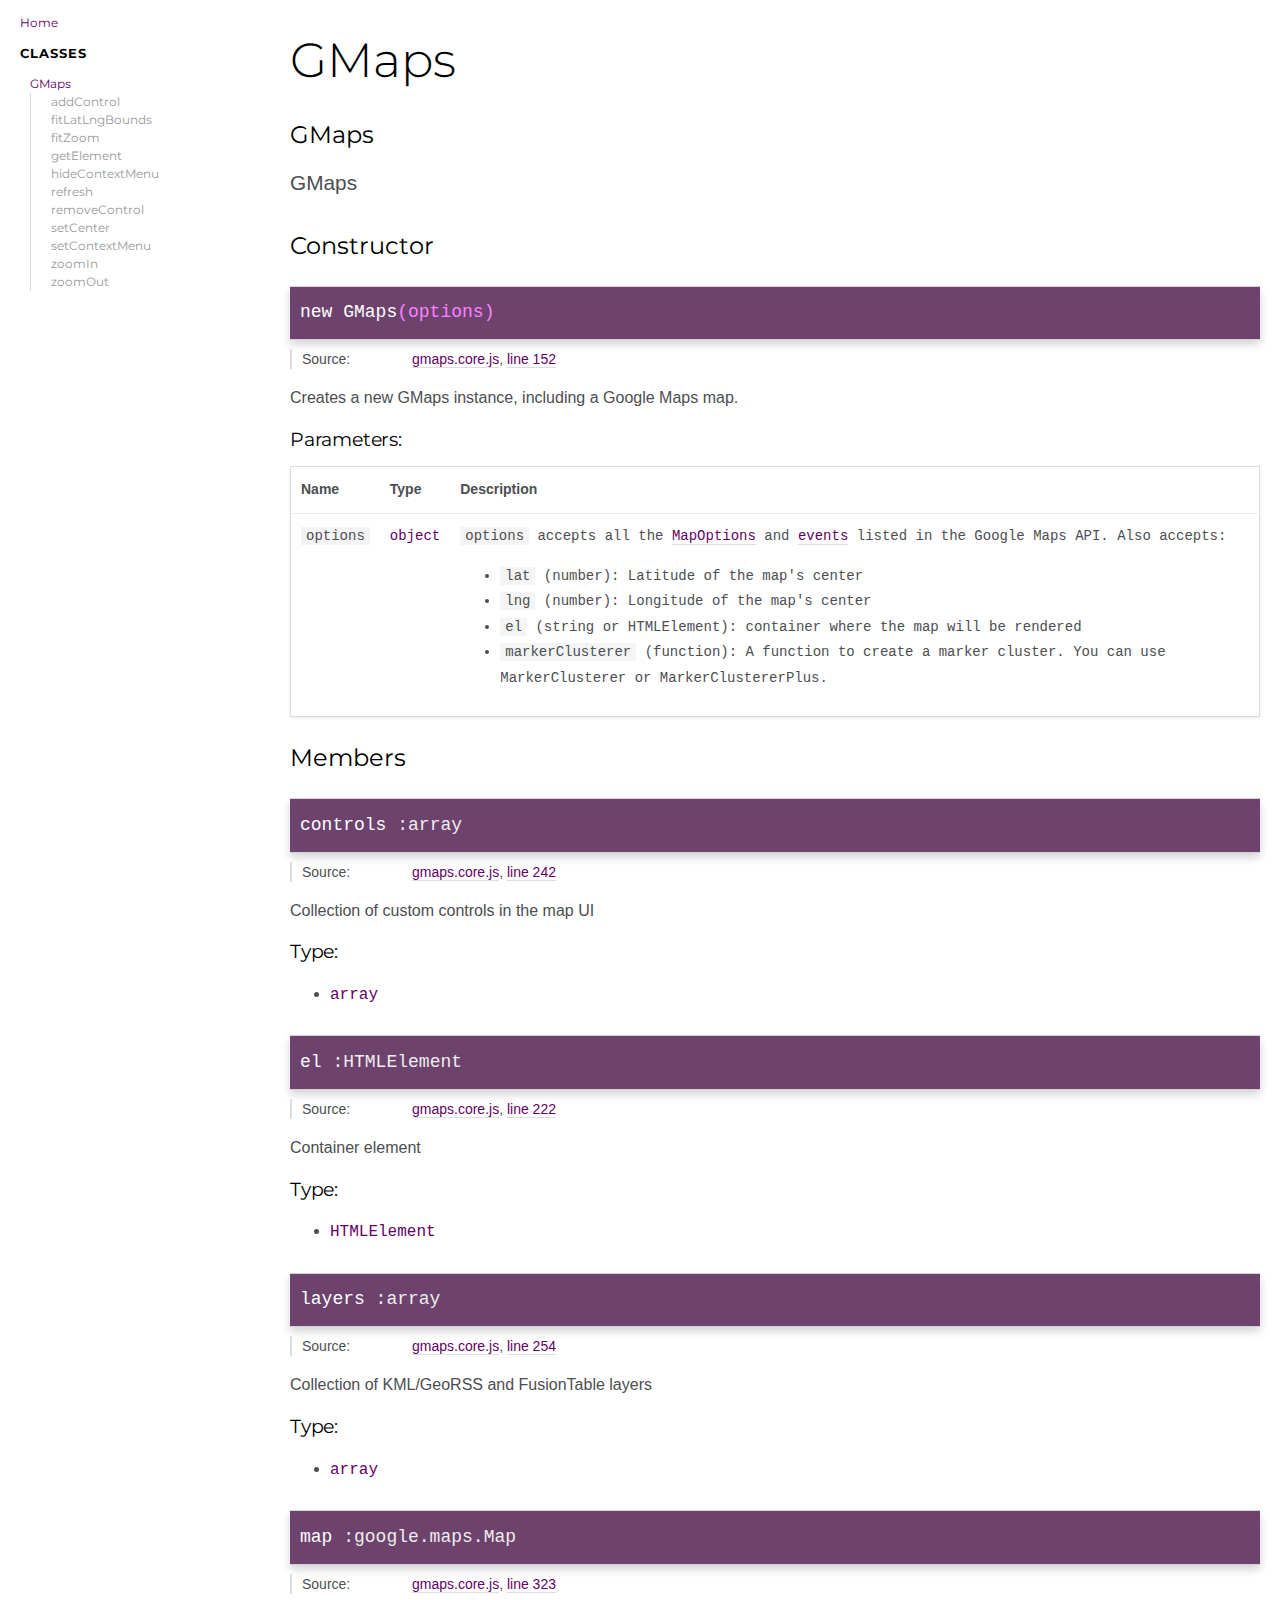
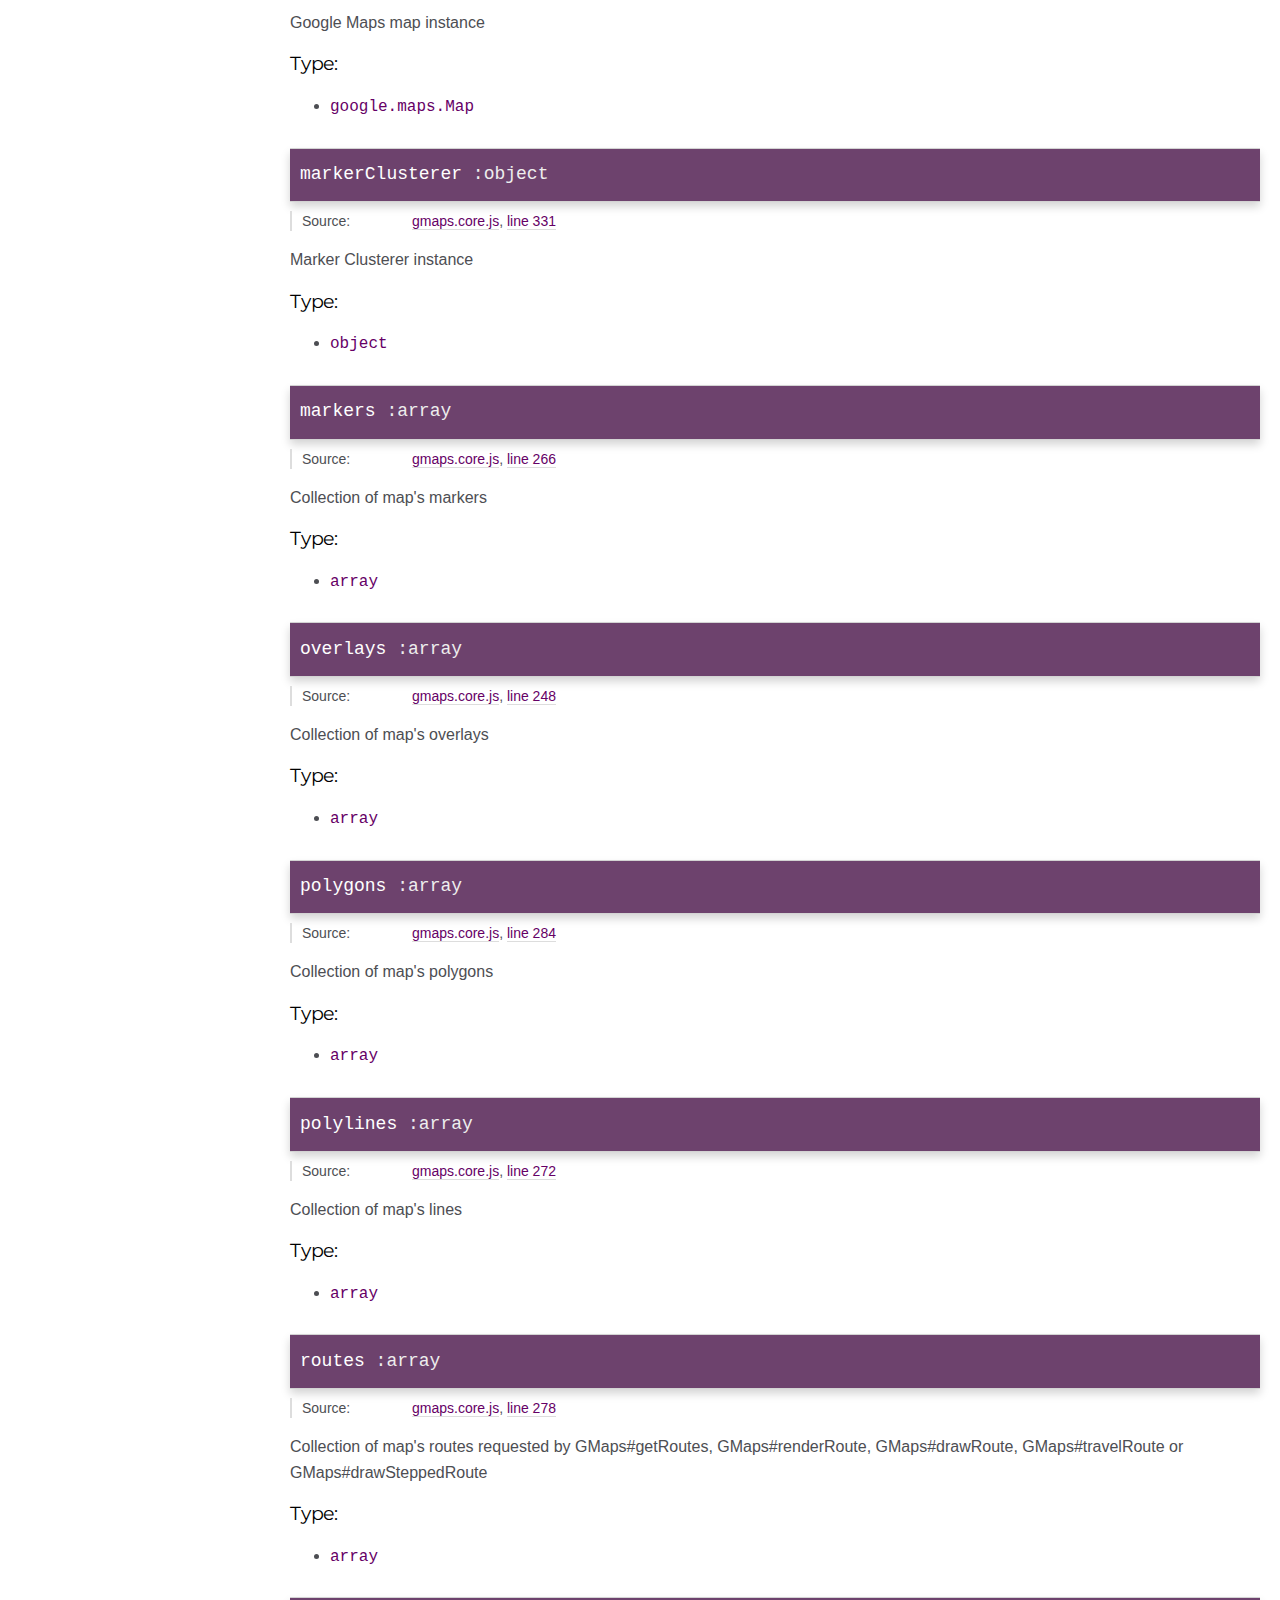
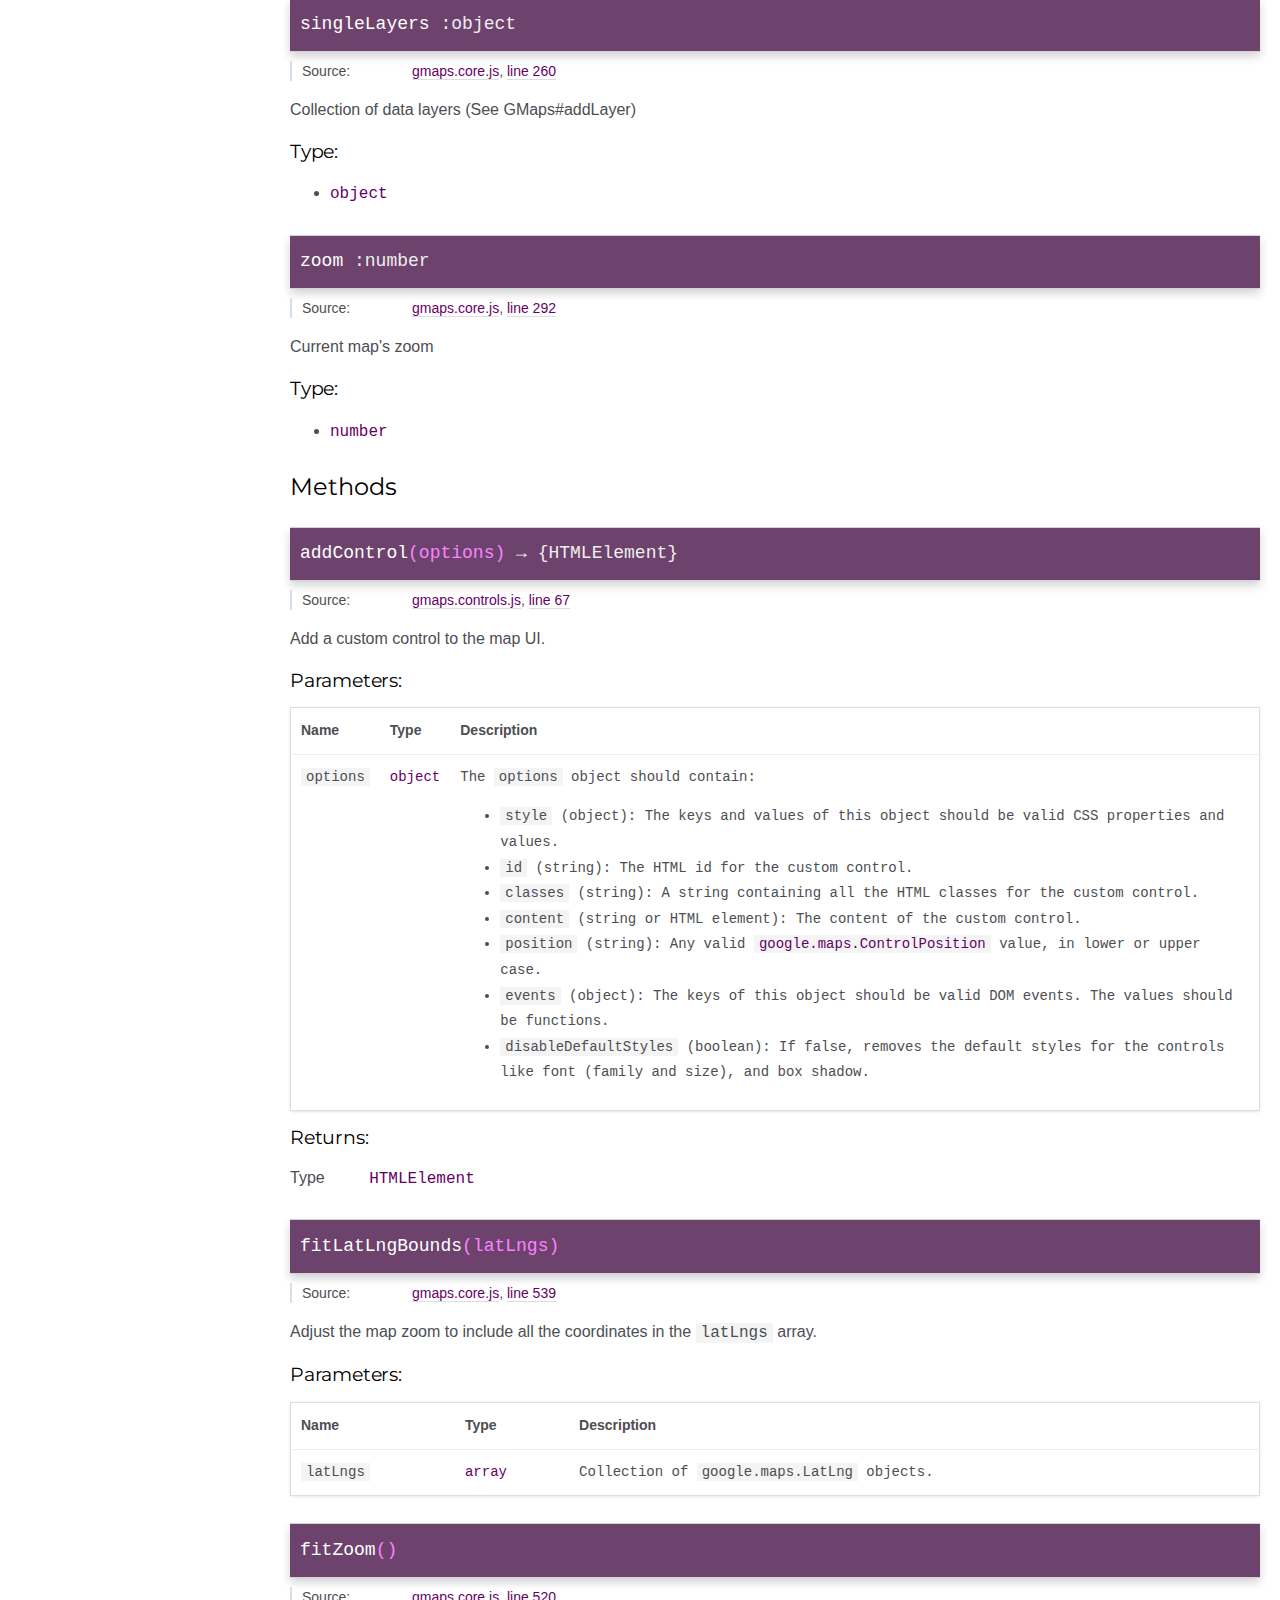
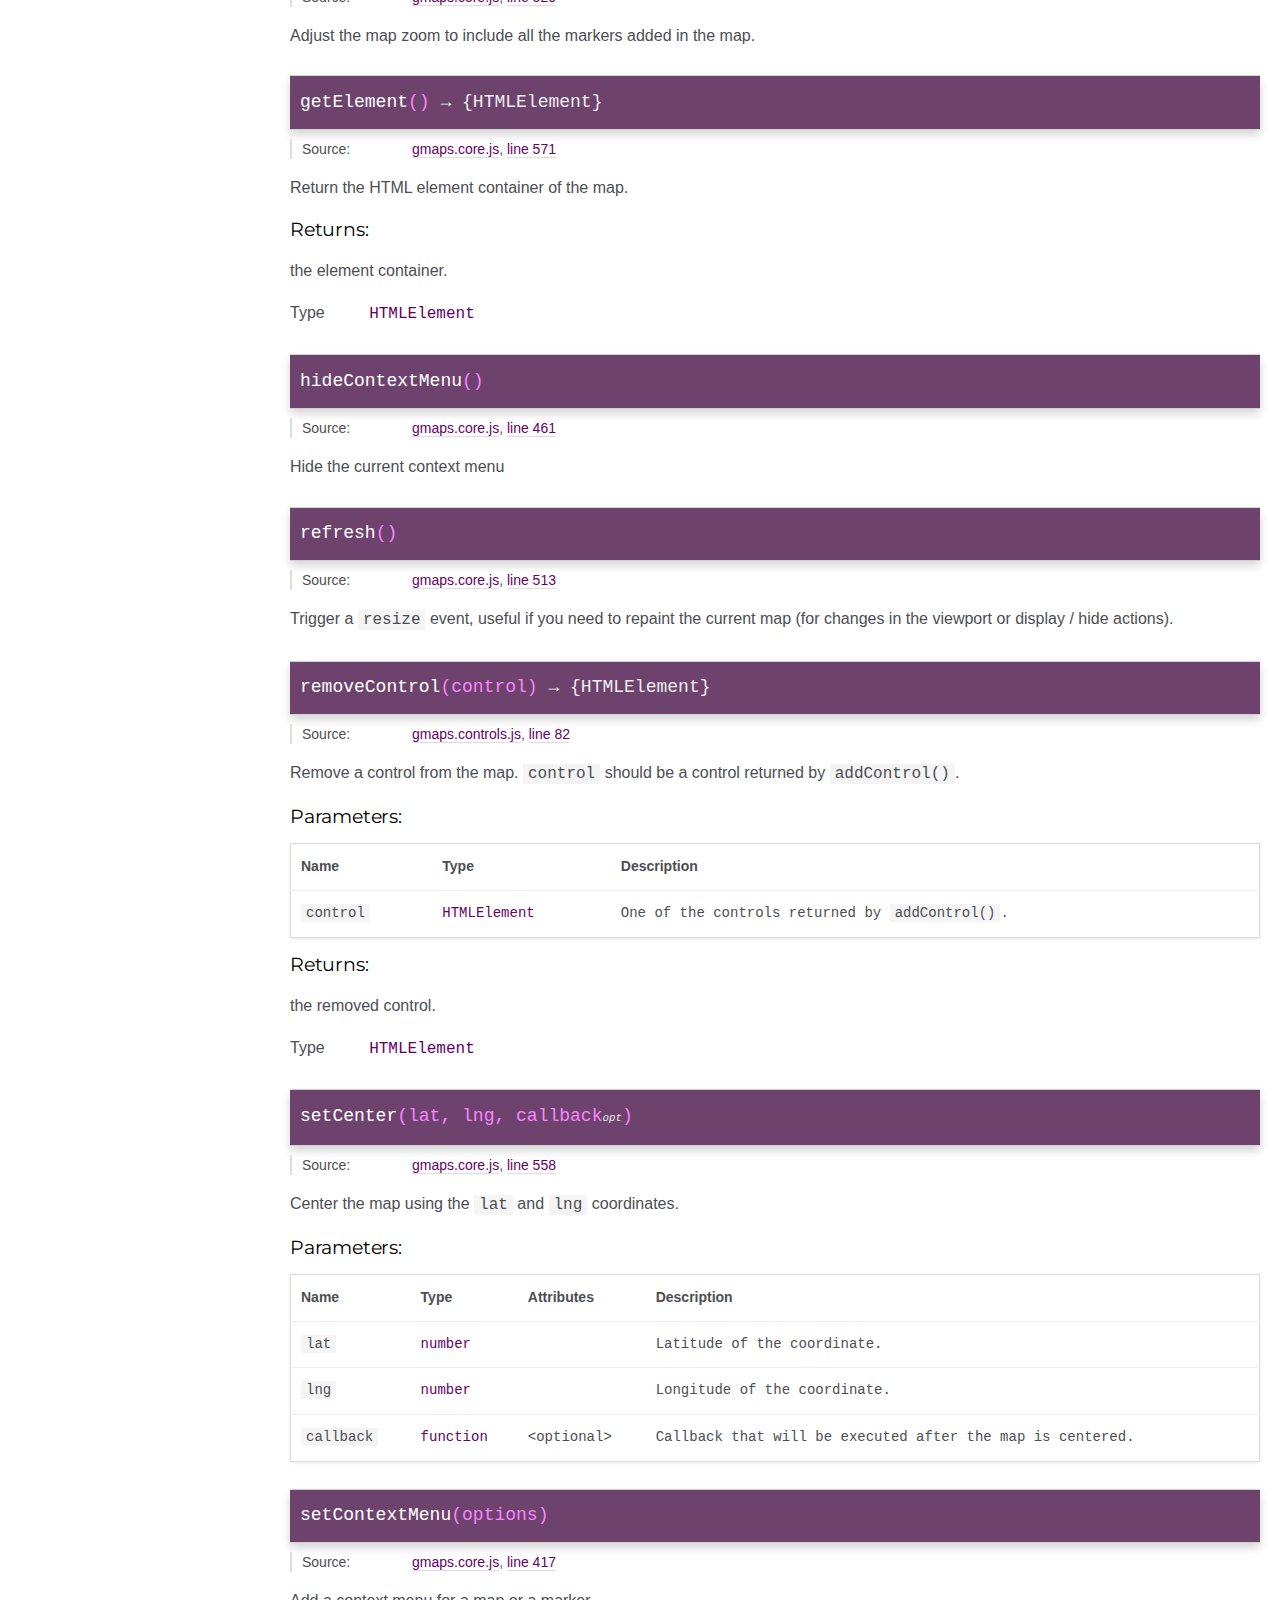
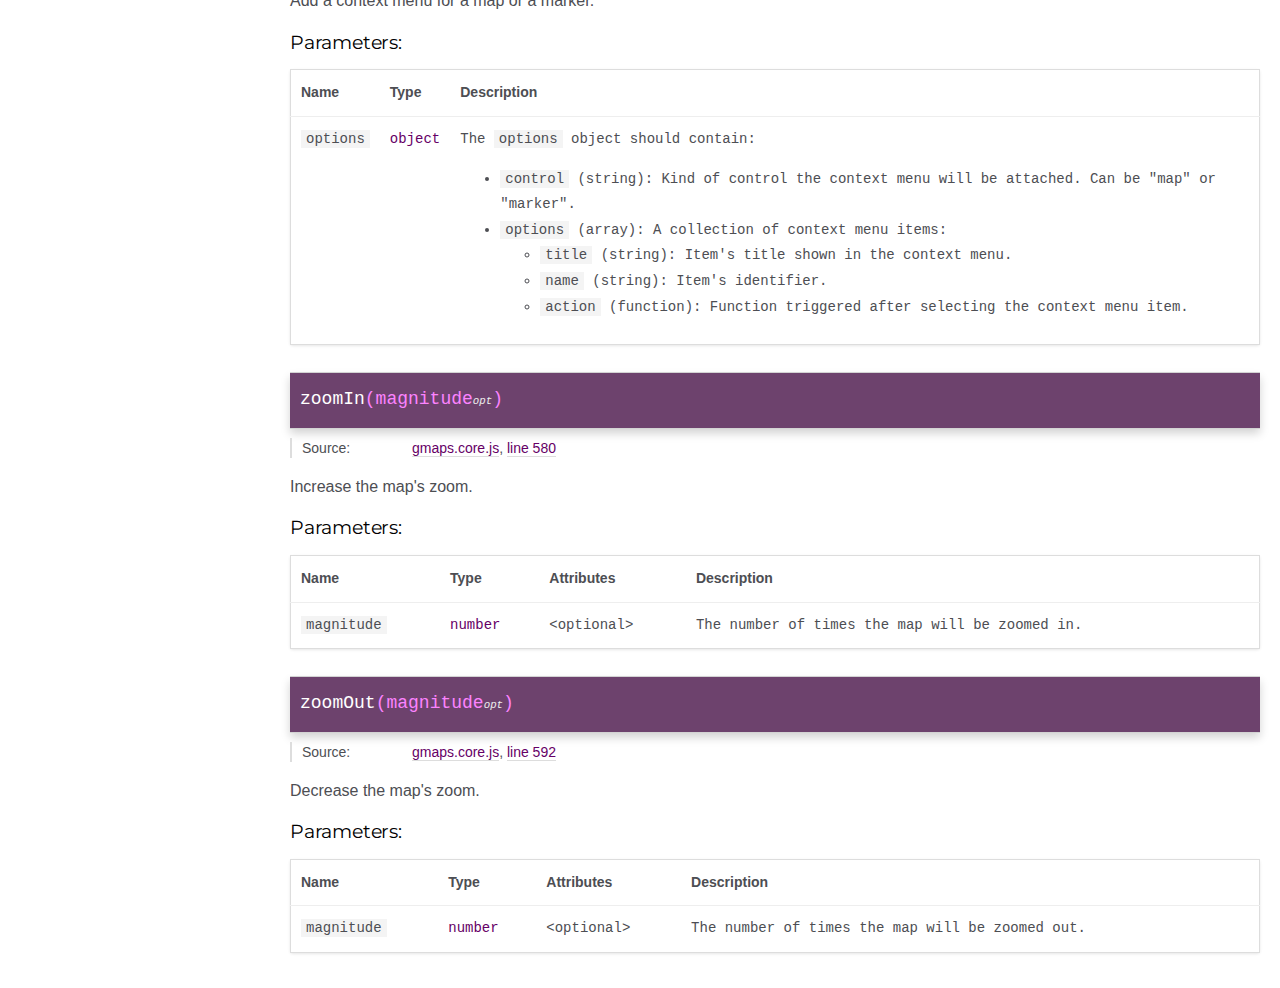
<file: src/TheWorld/wwwroot/lib/gmaps/docs/GMaps.html>
<!DOCTYPE html>
<html lang="en">
<head>
    <meta charset="utf-8">
    <title>GMaps - Documentation</title>

    <script src="scripts/prettify/prettify.js"></script>
    <script src="scripts/prettify/lang-css.js"></script>
    <!--[if lt IE 9]>
      <script src="//html5shiv.googlecode.com/svn/trunk/html5.js"></script>
    <![endif]-->
    <link type="text/css" rel="stylesheet" href="https://code.ionicframework.com/ionicons/2.0.1/css/ionicons.min.css">
    <link type="text/css" rel="stylesheet" href="styles/prettify.css">
    <link type="text/css" rel="stylesheet" href="styles/jsdoc.css">
</head>
<body>

<input type="checkbox" id="nav-trigger" class="nav-trigger" />
<label for="nav-trigger" class="navicon-button x">
  <div class="navicon"></div>
</label>

<label for="nav-trigger" class="overlay"></label>

<nav>
    <h2><a href="index.html">Home</a></h2><h3>Classes</h3><ul><li><a href="GMaps.html">GMaps</a><ul class='methods'><li data-type='method'><a href="GMaps.html#addControl">addControl</a></li><li data-type='method'><a href="GMaps.html#fitLatLngBounds">fitLatLngBounds</a></li><li data-type='method'><a href="GMaps.html#fitZoom">fitZoom</a></li><li data-type='method'><a href="GMaps.html#getElement">getElement</a></li><li data-type='method'><a href="GMaps.html#hideContextMenu">hideContextMenu</a></li><li data-type='method'><a href="GMaps.html#refresh">refresh</a></li><li data-type='method'><a href="GMaps.html#removeControl">removeControl</a></li><li data-type='method'><a href="GMaps.html#setCenter">setCenter</a></li><li data-type='method'><a href="GMaps.html#setContextMenu">setContextMenu</a></li><li data-type='method'><a href="GMaps.html#zoomIn">zoomIn</a></li><li data-type='method'><a href="GMaps.html#zoomOut">zoomOut</a></li></ul></li></ul>
</nav>

<div id="main">
    
    <h1 class="page-title">GMaps</h1>
    

    




<section>

<header>
    
        <h2>
        GMaps
        </h2>
        
            <div class="class-description"><p>GMaps</p></div>
        
    
</header>

<article>
    <div class="container-overview">
    
        

    
    <h2>Constructor</h2>
    

    <h4 class="name" id="GMaps"><span class="type-signature"></span>new GMaps<span class="signature">(options)</span><span class="type-signature"></span></h4>

    




<dl class="details">

    
    <dt class="tag-source">Source:</dt>
    <dd class="tag-source"><ul class="dummy"><li>
        <a href="gmaps.core.js.html">gmaps.core.js</a>, <a href="gmaps.core.js.html#line152">line 152</a>
    </li></ul></dd>
    

    

    

    

    

    

    

    

    

    

    

    

    

    

    

    
</dl>





<div class="description">
    <p>Creates a new GMaps instance, including a Google Maps map.</p>
</div>











    <h5>Parameters:</h5>
    

<table class="params">
    <thead>
    <tr>
        
        <th>Name</th>
        

        <th>Type</th>

        

        

        <th class="last">Description</th>
    </tr>
    </thead>

    <tbody>
    

        <tr>
            
                <td class="name"><code>options</code></td>
            

            <td class="type">
            
                
<span class="param-type">object</span>


            
            </td>

            

            

            <td class="description last"><p><code>options</code> accepts all the <a href="https://developers.google.com/maps/documentation/javascript/reference#MapOptions">MapOptions</a> and <a href="https://developers.google.com/maps/documentation/javascript/reference#Map">events</a> listed in the Google Maps API. Also accepts:</p>
<ul>
<li><code>lat</code> (number): Latitude of the map's center</li>
<li><code>lng</code> (number): Longitude of the map's center</li>
<li><code>el</code> (string or HTMLElement): container where the map will be rendered</li>
<li><code>markerClusterer</code> (function): A function to create a marker cluster. You can use MarkerClusterer or MarkerClustererPlus.</li>
</ul></td>
        </tr>

    
    </tbody>
</table>
















    
    </div>

    

    

    

     

    

    
        <h3 class="subsection-title">Members</h3>

        
            
<h4 class="name" id="controls"><span class="type-signature"></span>controls<span class="type-signature"> :array</span></h4>





<dl class="details">

    
    <dt class="tag-source">Source:</dt>
    <dd class="tag-source"><ul class="dummy"><li>
        <a href="gmaps.core.js.html">gmaps.core.js</a>, <a href="gmaps.core.js.html#line242">line 242</a>
    </li></ul></dd>
    

    

    

    

    

    

    

    

    

    

    

    

    

    

    

    
</dl>





<div class="description">
    <p>Collection of custom controls in the map UI</p>
</div>



    <h5>Type:</h5>
    <ul>
        <li>
            
<span class="param-type">array</span>


        </li>
    </ul>






        
            
<h4 class="name" id="el"><span class="type-signature"></span>el<span class="type-signature"> :HTMLElement</span></h4>





<dl class="details">

    
    <dt class="tag-source">Source:</dt>
    <dd class="tag-source"><ul class="dummy"><li>
        <a href="gmaps.core.js.html">gmaps.core.js</a>, <a href="gmaps.core.js.html#line222">line 222</a>
    </li></ul></dd>
    

    

    

    

    

    

    

    

    

    

    

    

    

    

    

    
</dl>





<div class="description">
    <p>Container element</p>
</div>



    <h5>Type:</h5>
    <ul>
        <li>
            
<span class="param-type">HTMLElement</span>


        </li>
    </ul>






        
            
<h4 class="name" id="layers"><span class="type-signature"></span>layers<span class="type-signature"> :array</span></h4>





<dl class="details">

    
    <dt class="tag-source">Source:</dt>
    <dd class="tag-source"><ul class="dummy"><li>
        <a href="gmaps.core.js.html">gmaps.core.js</a>, <a href="gmaps.core.js.html#line254">line 254</a>
    </li></ul></dd>
    

    

    

    

    

    

    

    

    

    

    

    

    

    

    

    
</dl>





<div class="description">
    <p>Collection of KML/GeoRSS and FusionTable layers</p>
</div>



    <h5>Type:</h5>
    <ul>
        <li>
            
<span class="param-type">array</span>


        </li>
    </ul>






        
            
<h4 class="name" id="map"><span class="type-signature"></span>map<span class="type-signature"> :google.maps.Map</span></h4>





<dl class="details">

    
    <dt class="tag-source">Source:</dt>
    <dd class="tag-source"><ul class="dummy"><li>
        <a href="gmaps.core.js.html">gmaps.core.js</a>, <a href="gmaps.core.js.html#line323">line 323</a>
    </li></ul></dd>
    

    

    

    

    

    

    

    

    

    

    

    

    

    

    

    
</dl>





<div class="description">
    <p>Google Maps map instance</p>
</div>



    <h5>Type:</h5>
    <ul>
        <li>
            
<span class="param-type">google.maps.Map</span>


        </li>
    </ul>






        
            
<h4 class="name" id="markerClusterer"><span class="type-signature"></span>markerClusterer<span class="type-signature"> :object</span></h4>





<dl class="details">

    
    <dt class="tag-source">Source:</dt>
    <dd class="tag-source"><ul class="dummy"><li>
        <a href="gmaps.core.js.html">gmaps.core.js</a>, <a href="gmaps.core.js.html#line331">line 331</a>
    </li></ul></dd>
    

    

    

    

    

    

    

    

    

    

    

    

    

    

    

    
</dl>





<div class="description">
    <p>Marker Clusterer instance</p>
</div>



    <h5>Type:</h5>
    <ul>
        <li>
            
<span class="param-type">object</span>


        </li>
    </ul>






        
            
<h4 class="name" id="markers"><span class="type-signature"></span>markers<span class="type-signature"> :array</span></h4>





<dl class="details">

    
    <dt class="tag-source">Source:</dt>
    <dd class="tag-source"><ul class="dummy"><li>
        <a href="gmaps.core.js.html">gmaps.core.js</a>, <a href="gmaps.core.js.html#line266">line 266</a>
    </li></ul></dd>
    

    

    

    

    

    

    

    

    

    

    

    

    

    

    

    
</dl>





<div class="description">
    <p>Collection of map's markers</p>
</div>



    <h5>Type:</h5>
    <ul>
        <li>
            
<span class="param-type">array</span>


        </li>
    </ul>






        
            
<h4 class="name" id="overlays"><span class="type-signature"></span>overlays<span class="type-signature"> :array</span></h4>





<dl class="details">

    
    <dt class="tag-source">Source:</dt>
    <dd class="tag-source"><ul class="dummy"><li>
        <a href="gmaps.core.js.html">gmaps.core.js</a>, <a href="gmaps.core.js.html#line248">line 248</a>
    </li></ul></dd>
    

    

    

    

    

    

    

    

    

    

    

    

    

    

    

    
</dl>





<div class="description">
    <p>Collection of map's overlays</p>
</div>



    <h5>Type:</h5>
    <ul>
        <li>
            
<span class="param-type">array</span>


        </li>
    </ul>






        
            
<h4 class="name" id="polygons"><span class="type-signature"></span>polygons<span class="type-signature"> :array</span></h4>





<dl class="details">

    
    <dt class="tag-source">Source:</dt>
    <dd class="tag-source"><ul class="dummy"><li>
        <a href="gmaps.core.js.html">gmaps.core.js</a>, <a href="gmaps.core.js.html#line284">line 284</a>
    </li></ul></dd>
    

    

    

    

    

    

    

    

    

    

    

    

    

    

    

    
</dl>





<div class="description">
    <p>Collection of map's polygons</p>
</div>



    <h5>Type:</h5>
    <ul>
        <li>
            
<span class="param-type">array</span>


        </li>
    </ul>






        
            
<h4 class="name" id="polylines"><span class="type-signature"></span>polylines<span class="type-signature"> :array</span></h4>





<dl class="details">

    
    <dt class="tag-source">Source:</dt>
    <dd class="tag-source"><ul class="dummy"><li>
        <a href="gmaps.core.js.html">gmaps.core.js</a>, <a href="gmaps.core.js.html#line272">line 272</a>
    </li></ul></dd>
    

    

    

    

    

    

    

    

    

    

    

    

    

    

    

    
</dl>





<div class="description">
    <p>Collection of map's lines</p>
</div>



    <h5>Type:</h5>
    <ul>
        <li>
            
<span class="param-type">array</span>


        </li>
    </ul>






        
            
<h4 class="name" id="routes"><span class="type-signature"></span>routes<span class="type-signature"> :array</span></h4>





<dl class="details">

    
    <dt class="tag-source">Source:</dt>
    <dd class="tag-source"><ul class="dummy"><li>
        <a href="gmaps.core.js.html">gmaps.core.js</a>, <a href="gmaps.core.js.html#line278">line 278</a>
    </li></ul></dd>
    

    

    

    

    

    

    

    

    

    

    

    

    

    

    

    
</dl>





<div class="description">
    <p>Collection of map's routes requested by GMaps#getRoutes, GMaps#renderRoute, GMaps#drawRoute, GMaps#travelRoute or GMaps#drawSteppedRoute</p>
</div>



    <h5>Type:</h5>
    <ul>
        <li>
            
<span class="param-type">array</span>


        </li>
    </ul>






        
            
<h4 class="name" id="singleLayers"><span class="type-signature"></span>singleLayers<span class="type-signature"> :object</span></h4>





<dl class="details">

    
    <dt class="tag-source">Source:</dt>
    <dd class="tag-source"><ul class="dummy"><li>
        <a href="gmaps.core.js.html">gmaps.core.js</a>, <a href="gmaps.core.js.html#line260">line 260</a>
    </li></ul></dd>
    

    

    

    

    

    

    

    

    

    

    

    

    

    

    

    
</dl>





<div class="description">
    <p>Collection of data layers (See GMaps#addLayer)</p>
</div>



    <h5>Type:</h5>
    <ul>
        <li>
            
<span class="param-type">object</span>


        </li>
    </ul>






        
            
<h4 class="name" id="zoom"><span class="type-signature"></span>zoom<span class="type-signature"> :number</span></h4>





<dl class="details">

    
    <dt class="tag-source">Source:</dt>
    <dd class="tag-source"><ul class="dummy"><li>
        <a href="gmaps.core.js.html">gmaps.core.js</a>, <a href="gmaps.core.js.html#line292">line 292</a>
    </li></ul></dd>
    

    

    

    

    

    

    

    

    

    

    

    

    

    

    

    
</dl>





<div class="description">
    <p>Current map's zoom</p>
</div>



    <h5>Type:</h5>
    <ul>
        <li>
            
<span class="param-type">number</span>


        </li>
    </ul>






        
    

    
        <h3 class="subsection-title">Methods</h3>

        
            

    

    <h4 class="name" id="addControl"><span class="type-signature"></span>addControl<span class="signature">(options)</span><span class="type-signature"> &rarr; {HTMLElement}</span></h4>

    




<dl class="details">

    
    <dt class="tag-source">Source:</dt>
    <dd class="tag-source"><ul class="dummy"><li>
        <a href="gmaps.controls.js.html">gmaps.controls.js</a>, <a href="gmaps.controls.js.html#line67">line 67</a>
    </li></ul></dd>
    

    

    

    

    

    

    

    

    

    

    

    

    

    

    

    
</dl>





<div class="description">
    <p>Add a custom control to the map UI.</p>
</div>











    <h5>Parameters:</h5>
    

<table class="params">
    <thead>
    <tr>
        
        <th>Name</th>
        

        <th>Type</th>

        

        

        <th class="last">Description</th>
    </tr>
    </thead>

    <tbody>
    

        <tr>
            
                <td class="name"><code>options</code></td>
            

            <td class="type">
            
                
<span class="param-type">object</span>


            
            </td>

            

            

            <td class="description last"><p>The <code>options</code> object should contain:</p>
<ul>
<li><code>style</code> (object): The keys and values of this object should be valid CSS properties and values.</li>
<li><code>id</code> (string): The HTML id for the custom control.</li>
<li><code>classes</code> (string): A string containing all the HTML classes for the custom control.</li>
<li><code>content</code> (string or HTML element): The content of the custom control.</li>
<li><code>position</code> (string): Any valid <a href="https://developers.google.com/maps/documentation/javascript/controls#ControlPositioning"><code>google.maps.ControlPosition</code></a> value, in lower or upper case.</li>
<li><code>events</code> (object): The keys of this object should be valid DOM events. The values should be functions.</li>
<li><code>disableDefaultStyles</code> (boolean): If false, removes the default styles for the controls like font (family and size), and box shadow.</li>
</ul></td>
        </tr>

    
    </tbody>
</table>














<h5>Returns:</h5>

        


<dl class="param-type">
    <dt>
        Type
    </dt>
    <dd>
        
<span class="param-type">HTMLElement</span>


    </dd>
</dl>

    


        
            

    

    <h4 class="name" id="fitLatLngBounds"><span class="type-signature"></span>fitLatLngBounds<span class="signature">(latLngs)</span><span class="type-signature"></span></h4>

    




<dl class="details">

    
    <dt class="tag-source">Source:</dt>
    <dd class="tag-source"><ul class="dummy"><li>
        <a href="gmaps.core.js.html">gmaps.core.js</a>, <a href="gmaps.core.js.html#line539">line 539</a>
    </li></ul></dd>
    

    

    

    

    

    

    

    

    

    

    

    

    

    

    

    
</dl>





<div class="description">
    <p>Adjust the map zoom to include all the coordinates in the <code>latLngs</code> array.</p>
</div>











    <h5>Parameters:</h5>
    

<table class="params">
    <thead>
    <tr>
        
        <th>Name</th>
        

        <th>Type</th>

        

        

        <th class="last">Description</th>
    </tr>
    </thead>

    <tbody>
    

        <tr>
            
                <td class="name"><code>latLngs</code></td>
            

            <td class="type">
            
                
<span class="param-type">array</span>


            
            </td>

            

            

            <td class="description last"><p>Collection of <code>google.maps.LatLng</code> objects.</p></td>
        </tr>

    
    </tbody>
</table>
















        
            

    

    <h4 class="name" id="fitZoom"><span class="type-signature"></span>fitZoom<span class="signature">()</span><span class="type-signature"></span></h4>

    




<dl class="details">

    
    <dt class="tag-source">Source:</dt>
    <dd class="tag-source"><ul class="dummy"><li>
        <a href="gmaps.core.js.html">gmaps.core.js</a>, <a href="gmaps.core.js.html#line520">line 520</a>
    </li></ul></dd>
    

    

    

    

    

    

    

    

    

    

    

    

    

    

    

    
</dl>





<div class="description">
    <p>Adjust the map zoom to include all the markers added in the map.</p>
</div>

























        
            

    

    <h4 class="name" id="getElement"><span class="type-signature"></span>getElement<span class="signature">()</span><span class="type-signature"> &rarr; {HTMLElement}</span></h4>

    




<dl class="details">

    
    <dt class="tag-source">Source:</dt>
    <dd class="tag-source"><ul class="dummy"><li>
        <a href="gmaps.core.js.html">gmaps.core.js</a>, <a href="gmaps.core.js.html#line571">line 571</a>
    </li></ul></dd>
    

    

    

    

    

    

    

    

    

    

    

    

    

    

    

    
</dl>





<div class="description">
    <p>Return the HTML element container of the map.</p>
</div>























<h5>Returns:</h5>

        
<div class="param-desc">
    <p>the element container.</p>
</div>



<dl class="param-type">
    <dt>
        Type
    </dt>
    <dd>
        
<span class="param-type">HTMLElement</span>


    </dd>
</dl>

    


        
            

    

    <h4 class="name" id="hideContextMenu"><span class="type-signature"></span>hideContextMenu<span class="signature">()</span><span class="type-signature"></span></h4>

    




<dl class="details">

    
    <dt class="tag-source">Source:</dt>
    <dd class="tag-source"><ul class="dummy"><li>
        <a href="gmaps.core.js.html">gmaps.core.js</a>, <a href="gmaps.core.js.html#line461">line 461</a>
    </li></ul></dd>
    

    

    

    

    

    

    

    

    

    

    

    

    

    

    

    
</dl>





<div class="description">
    <p>Hide the current context menu</p>
</div>

























        
            

    

    <h4 class="name" id="refresh"><span class="type-signature"></span>refresh<span class="signature">()</span><span class="type-signature"></span></h4>

    




<dl class="details">

    
    <dt class="tag-source">Source:</dt>
    <dd class="tag-source"><ul class="dummy"><li>
        <a href="gmaps.core.js.html">gmaps.core.js</a>, <a href="gmaps.core.js.html#line513">line 513</a>
    </li></ul></dd>
    

    

    

    

    

    

    

    

    

    

    

    

    

    

    

    
</dl>





<div class="description">
    <p>Trigger a <code>resize</code> event, useful if you need to repaint the current map (for changes in the viewport or display / hide actions).</p>
</div>

























        
            

    

    <h4 class="name" id="removeControl"><span class="type-signature"></span>removeControl<span class="signature">(control)</span><span class="type-signature"> &rarr; {HTMLElement}</span></h4>

    




<dl class="details">

    
    <dt class="tag-source">Source:</dt>
    <dd class="tag-source"><ul class="dummy"><li>
        <a href="gmaps.controls.js.html">gmaps.controls.js</a>, <a href="gmaps.controls.js.html#line82">line 82</a>
    </li></ul></dd>
    

    

    

    

    

    

    

    

    

    

    

    

    

    

    

    
</dl>





<div class="description">
    <p>Remove a control from the map. <code>control</code> should be a control returned by <code>addControl()</code>.</p>
</div>











    <h5>Parameters:</h5>
    

<table class="params">
    <thead>
    <tr>
        
        <th>Name</th>
        

        <th>Type</th>

        

        

        <th class="last">Description</th>
    </tr>
    </thead>

    <tbody>
    

        <tr>
            
                <td class="name"><code>control</code></td>
            

            <td class="type">
            
                
<span class="param-type">HTMLElement</span>


            
            </td>

            

            

            <td class="description last"><p>One of the controls returned by <code>addControl()</code>.</p></td>
        </tr>

    
    </tbody>
</table>














<h5>Returns:</h5>

        
<div class="param-desc">
    <p>the removed control.</p>
</div>



<dl class="param-type">
    <dt>
        Type
    </dt>
    <dd>
        
<span class="param-type">HTMLElement</span>


    </dd>
</dl>

    


        
            

    

    <h4 class="name" id="setCenter"><span class="type-signature"></span>setCenter<span class="signature">(lat, lng, callback<span class="signature-attributes">opt</span>)</span><span class="type-signature"></span></h4>

    




<dl class="details">

    
    <dt class="tag-source">Source:</dt>
    <dd class="tag-source"><ul class="dummy"><li>
        <a href="gmaps.core.js.html">gmaps.core.js</a>, <a href="gmaps.core.js.html#line558">line 558</a>
    </li></ul></dd>
    

    

    

    

    

    

    

    

    

    

    

    

    

    

    

    
</dl>





<div class="description">
    <p>Center the map using the <code>lat</code> and <code>lng</code> coordinates.</p>
</div>











    <h5>Parameters:</h5>
    

<table class="params">
    <thead>
    <tr>
        
        <th>Name</th>
        

        <th>Type</th>

        
        <th>Attributes</th>
        

        

        <th class="last">Description</th>
    </tr>
    </thead>

    <tbody>
    

        <tr>
            
                <td class="name"><code>lat</code></td>
            

            <td class="type">
            
                
<span class="param-type">number</span>


            
            </td>

            
                <td class="attributes">
                

                

                
                </td>
            

            

            <td class="description last"><p>Latitude of the coordinate.</p></td>
        </tr>

    

        <tr>
            
                <td class="name"><code>lng</code></td>
            

            <td class="type">
            
                
<span class="param-type">number</span>


            
            </td>

            
                <td class="attributes">
                

                

                
                </td>
            

            

            <td class="description last"><p>Longitude of the coordinate.</p></td>
        </tr>

    

        <tr>
            
                <td class="name"><code>callback</code></td>
            

            <td class="type">
            
                
<span class="param-type">function</span>


            
            </td>

            
                <td class="attributes">
                
                    &lt;optional><br>
                

                

                
                </td>
            

            

            <td class="description last"><p>Callback that will be executed after the map is centered.</p></td>
        </tr>

    
    </tbody>
</table>
















        
            

    

    <h4 class="name" id="setContextMenu"><span class="type-signature"></span>setContextMenu<span class="signature">(options)</span><span class="type-signature"></span></h4>

    




<dl class="details">

    
    <dt class="tag-source">Source:</dt>
    <dd class="tag-source"><ul class="dummy"><li>
        <a href="gmaps.core.js.html">gmaps.core.js</a>, <a href="gmaps.core.js.html#line417">line 417</a>
    </li></ul></dd>
    

    

    

    

    

    

    

    

    

    

    

    

    

    

    

    
</dl>





<div class="description">
    <p>Add a context menu for a map or a marker.</p>
</div>











    <h5>Parameters:</h5>
    

<table class="params">
    <thead>
    <tr>
        
        <th>Name</th>
        

        <th>Type</th>

        

        

        <th class="last">Description</th>
    </tr>
    </thead>

    <tbody>
    

        <tr>
            
                <td class="name"><code>options</code></td>
            

            <td class="type">
            
                
<span class="param-type">object</span>


            
            </td>

            

            

            <td class="description last"><p>The <code>options</code> object should contain:</p>
<ul>
<li><code>control</code> (string): Kind of control the context menu will be attached. Can be &quot;map&quot; or &quot;marker&quot;.</li>
<li><code>options</code> (array): A collection of context menu items:<ul>
<li><code>title</code> (string): Item's title shown in the context menu.</li>
<li><code>name</code> (string): Item's identifier.</li>
<li><code>action</code> (function): Function triggered after selecting the context menu item.</li>
</ul>
</li>
</ul></td>
        </tr>

    
    </tbody>
</table>
















        
            

    

    <h4 class="name" id="zoomIn"><span class="type-signature"></span>zoomIn<span class="signature">(magnitude<span class="signature-attributes">opt</span>)</span><span class="type-signature"></span></h4>

    




<dl class="details">

    
    <dt class="tag-source">Source:</dt>
    <dd class="tag-source"><ul class="dummy"><li>
        <a href="gmaps.core.js.html">gmaps.core.js</a>, <a href="gmaps.core.js.html#line580">line 580</a>
    </li></ul></dd>
    

    

    

    

    

    

    

    

    

    

    

    

    

    

    

    
</dl>





<div class="description">
    <p>Increase the map's zoom.</p>
</div>











    <h5>Parameters:</h5>
    

<table class="params">
    <thead>
    <tr>
        
        <th>Name</th>
        

        <th>Type</th>

        
        <th>Attributes</th>
        

        

        <th class="last">Description</th>
    </tr>
    </thead>

    <tbody>
    

        <tr>
            
                <td class="name"><code>magnitude</code></td>
            

            <td class="type">
            
                
<span class="param-type">number</span>


            
            </td>

            
                <td class="attributes">
                
                    &lt;optional><br>
                

                

                
                </td>
            

            

            <td class="description last"><p>The number of times the map will be zoomed in.</p></td>
        </tr>

    
    </tbody>
</table>
















        
            

    

    <h4 class="name" id="zoomOut"><span class="type-signature"></span>zoomOut<span class="signature">(magnitude<span class="signature-attributes">opt</span>)</span><span class="type-signature"></span></h4>

    




<dl class="details">

    
    <dt class="tag-source">Source:</dt>
    <dd class="tag-source"><ul class="dummy"><li>
        <a href="gmaps.core.js.html">gmaps.core.js</a>, <a href="gmaps.core.js.html#line592">line 592</a>
    </li></ul></dd>
    

    

    

    

    

    

    

    

    

    

    

    

    

    

    

    
</dl>





<div class="description">
    <p>Decrease the map's zoom.</p>
</div>











    <h5>Parameters:</h5>
    

<table class="params">
    <thead>
    <tr>
        
        <th>Name</th>
        

        <th>Type</th>

        
        <th>Attributes</th>
        

        

        <th class="last">Description</th>
    </tr>
    </thead>

    <tbody>
    

        <tr>
            
                <td class="name"><code>magnitude</code></td>
            

            <td class="type">
            
                
<span class="param-type">number</span>


            
            </td>

            
                <td class="attributes">
                
                    &lt;optional><br>
                

                

                
                </td>
            

            

            <td class="description last"><p>The number of times the map will be zoomed out.</p></td>
        </tr>

    
    </tbody>
</table>
















        
    

    

    
</article>

</section>




</div>

<br class="clear">

<footer>
    Documentation generated by <a href="https://github.com/jsdoc3/jsdoc">JSDoc 3.4.0</a> on Sun Apr 03 2016 18:36:23 GMT-0400 (EDT) using the Minami theme.
</footer>

<script>prettyPrint();</script>
<script src="scripts/linenumber.js"></script>
</body>
</html>
</file>
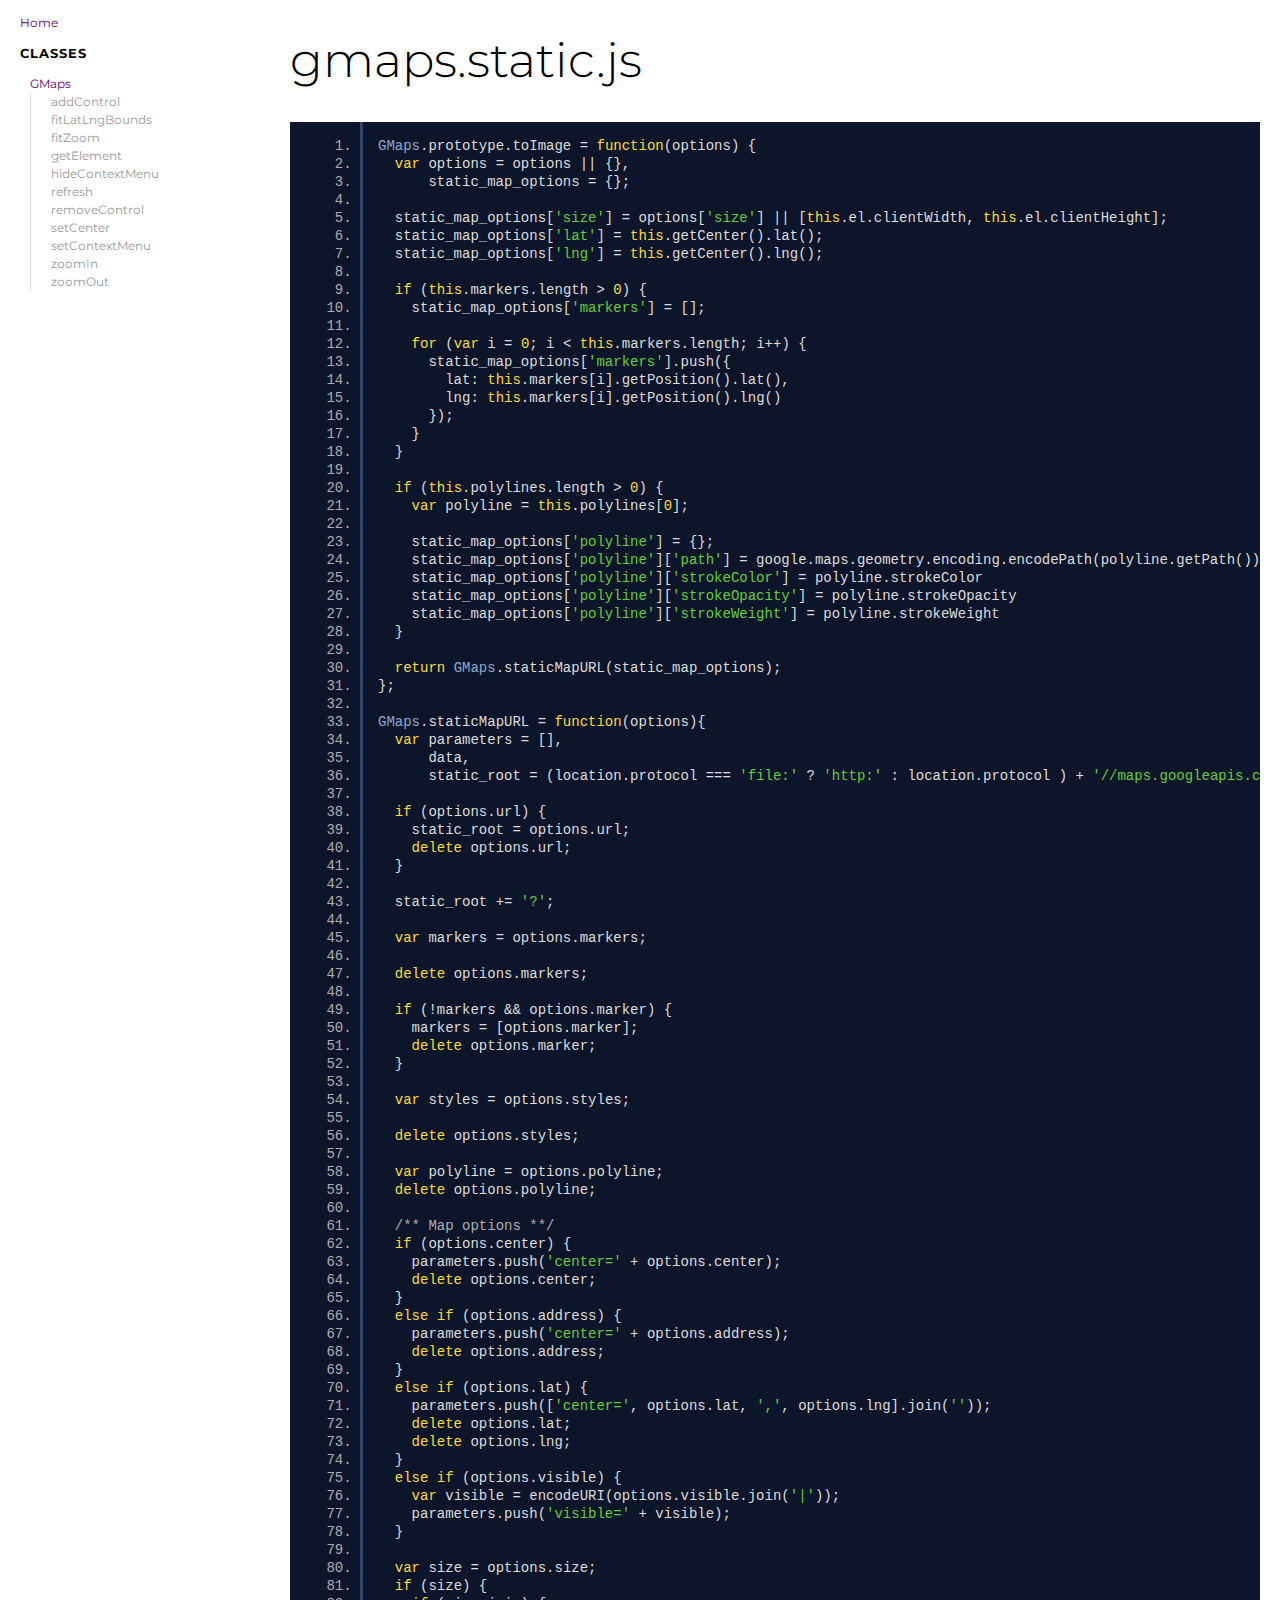
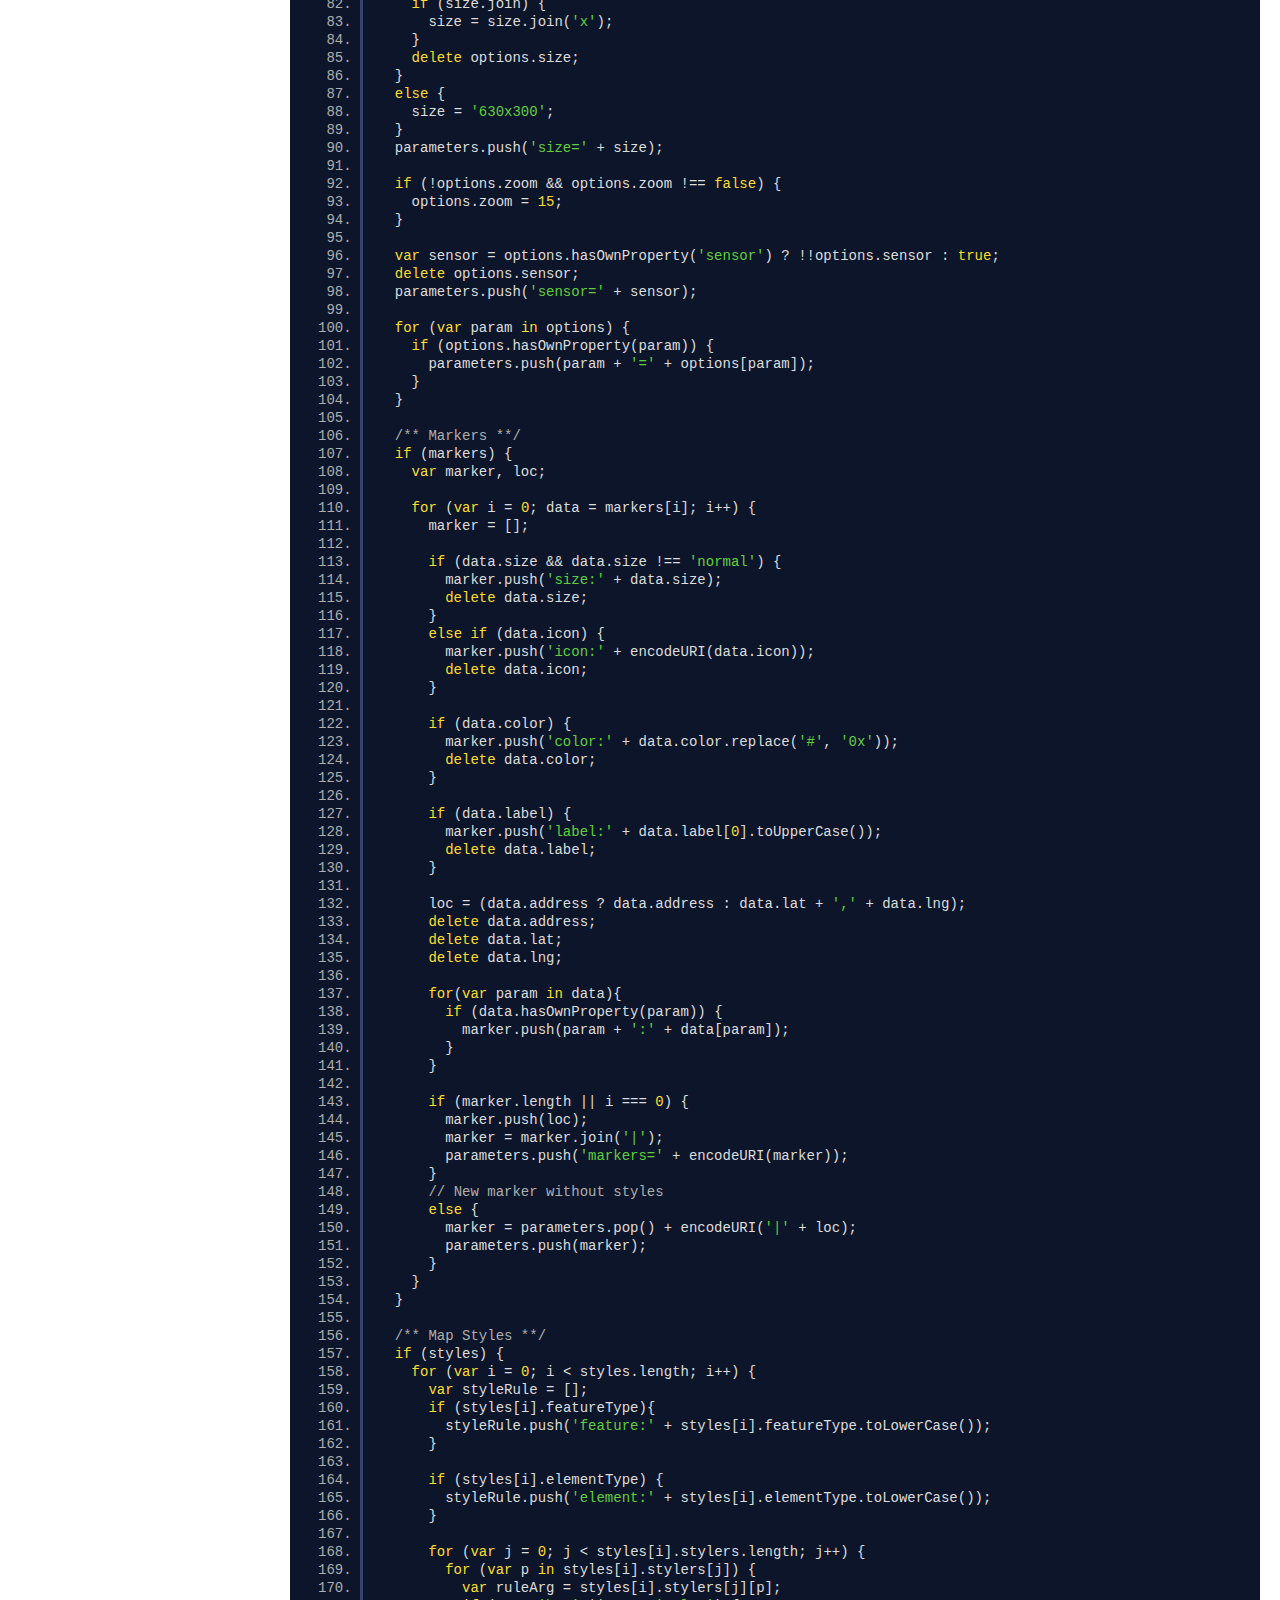
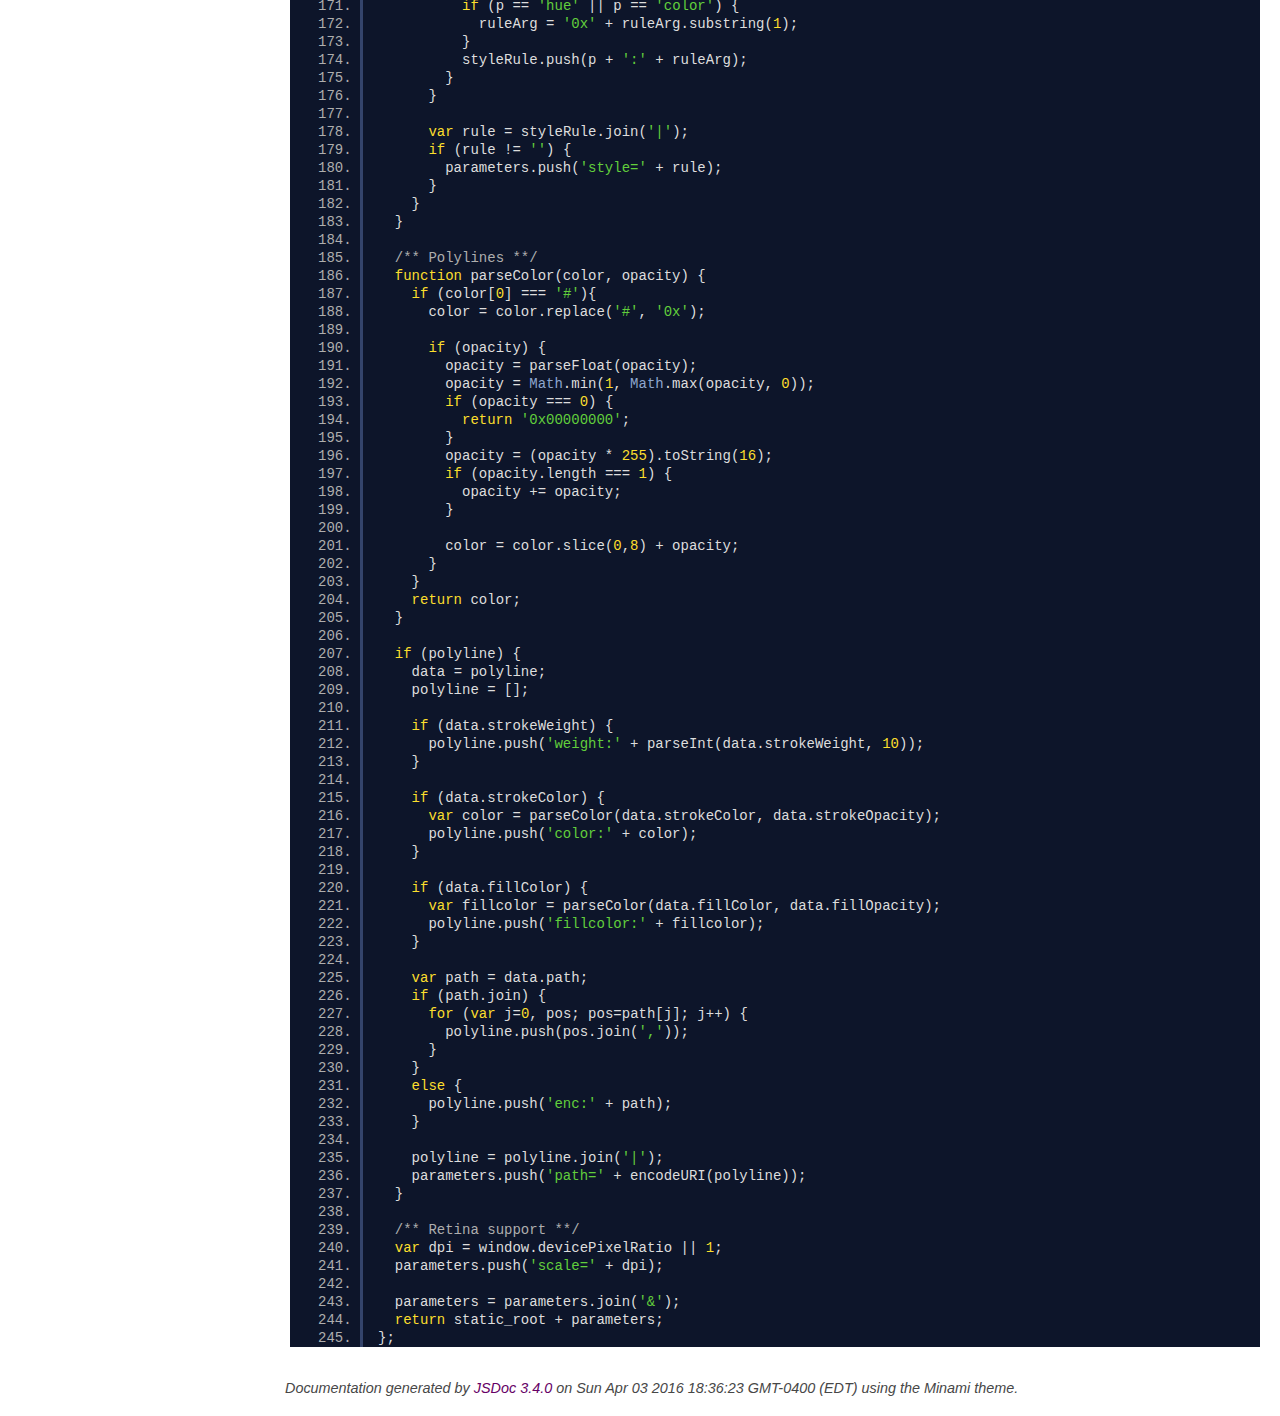
<file: src/TheWorld/wwwroot/lib/gmaps/docs/gmaps.static.js.html>
<!DOCTYPE html>
<html lang="en">
<head>
    <meta charset="utf-8">
    <title>gmaps.static.js - Documentation</title>

    <script src="scripts/prettify/prettify.js"></script>
    <script src="scripts/prettify/lang-css.js"></script>
    <!--[if lt IE 9]>
      <script src="//html5shiv.googlecode.com/svn/trunk/html5.js"></script>
    <![endif]-->
    <link type="text/css" rel="stylesheet" href="https://code.ionicframework.com/ionicons/2.0.1/css/ionicons.min.css">
    <link type="text/css" rel="stylesheet" href="styles/prettify.css">
    <link type="text/css" rel="stylesheet" href="styles/jsdoc.css">
</head>
<body>

<input type="checkbox" id="nav-trigger" class="nav-trigger" />
<label for="nav-trigger" class="navicon-button x">
  <div class="navicon"></div>
</label>

<label for="nav-trigger" class="overlay"></label>

<nav>
    <h2><a href="index.html">Home</a></h2><h3>Classes</h3><ul><li><a href="GMaps.html">GMaps</a><ul class='methods'><li data-type='method'><a href="GMaps.html#addControl">addControl</a></li><li data-type='method'><a href="GMaps.html#fitLatLngBounds">fitLatLngBounds</a></li><li data-type='method'><a href="GMaps.html#fitZoom">fitZoom</a></li><li data-type='method'><a href="GMaps.html#getElement">getElement</a></li><li data-type='method'><a href="GMaps.html#hideContextMenu">hideContextMenu</a></li><li data-type='method'><a href="GMaps.html#refresh">refresh</a></li><li data-type='method'><a href="GMaps.html#removeControl">removeControl</a></li><li data-type='method'><a href="GMaps.html#setCenter">setCenter</a></li><li data-type='method'><a href="GMaps.html#setContextMenu">setContextMenu</a></li><li data-type='method'><a href="GMaps.html#zoomIn">zoomIn</a></li><li data-type='method'><a href="GMaps.html#zoomOut">zoomOut</a></li></ul></li></ul>
</nav>

<div id="main">
    
    <h1 class="page-title">gmaps.static.js</h1>
    

    



    
    <section>
        <article>
            <pre class="prettyprint source linenums"><code>GMaps.prototype.toImage = function(options) {
  var options = options || {},
      static_map_options = {};

  static_map_options['size'] = options['size'] || [this.el.clientWidth, this.el.clientHeight];
  static_map_options['lat'] = this.getCenter().lat();
  static_map_options['lng'] = this.getCenter().lng();

  if (this.markers.length > 0) {
    static_map_options['markers'] = [];
    
    for (var i = 0; i &lt; this.markers.length; i++) {
      static_map_options['markers'].push({
        lat: this.markers[i].getPosition().lat(),
        lng: this.markers[i].getPosition().lng()
      });
    }
  }

  if (this.polylines.length > 0) {
    var polyline = this.polylines[0];
    
    static_map_options['polyline'] = {};
    static_map_options['polyline']['path'] = google.maps.geometry.encoding.encodePath(polyline.getPath());
    static_map_options['polyline']['strokeColor'] = polyline.strokeColor
    static_map_options['polyline']['strokeOpacity'] = polyline.strokeOpacity
    static_map_options['polyline']['strokeWeight'] = polyline.strokeWeight
  }

  return GMaps.staticMapURL(static_map_options);
};

GMaps.staticMapURL = function(options){
  var parameters = [],
      data,
      static_root = (location.protocol === 'file:' ? 'http:' : location.protocol ) + '//maps.googleapis.com/maps/api/staticmap';

  if (options.url) {
    static_root = options.url;
    delete options.url;
  }

  static_root += '?';

  var markers = options.markers;
  
  delete options.markers;

  if (!markers &amp;&amp; options.marker) {
    markers = [options.marker];
    delete options.marker;
  }

  var styles = options.styles;

  delete options.styles;

  var polyline = options.polyline;
  delete options.polyline;

  /** Map options **/
  if (options.center) {
    parameters.push('center=' + options.center);
    delete options.center;
  }
  else if (options.address) {
    parameters.push('center=' + options.address);
    delete options.address;
  }
  else if (options.lat) {
    parameters.push(['center=', options.lat, ',', options.lng].join(''));
    delete options.lat;
    delete options.lng;
  }
  else if (options.visible) {
    var visible = encodeURI(options.visible.join('|'));
    parameters.push('visible=' + visible);
  }

  var size = options.size;
  if (size) {
    if (size.join) {
      size = size.join('x');
    }
    delete options.size;
  }
  else {
    size = '630x300';
  }
  parameters.push('size=' + size);

  if (!options.zoom &amp;&amp; options.zoom !== false) {
    options.zoom = 15;
  }

  var sensor = options.hasOwnProperty('sensor') ? !!options.sensor : true;
  delete options.sensor;
  parameters.push('sensor=' + sensor);

  for (var param in options) {
    if (options.hasOwnProperty(param)) {
      parameters.push(param + '=' + options[param]);
    }
  }

  /** Markers **/
  if (markers) {
    var marker, loc;

    for (var i = 0; data = markers[i]; i++) {
      marker = [];

      if (data.size &amp;&amp; data.size !== 'normal') {
        marker.push('size:' + data.size);
        delete data.size;
      }
      else if (data.icon) {
        marker.push('icon:' + encodeURI(data.icon));
        delete data.icon;
      }

      if (data.color) {
        marker.push('color:' + data.color.replace('#', '0x'));
        delete data.color;
      }

      if (data.label) {
        marker.push('label:' + data.label[0].toUpperCase());
        delete data.label;
      }

      loc = (data.address ? data.address : data.lat + ',' + data.lng);
      delete data.address;
      delete data.lat;
      delete data.lng;

      for(var param in data){
        if (data.hasOwnProperty(param)) {
          marker.push(param + ':' + data[param]);
        }
      }

      if (marker.length || i === 0) {
        marker.push(loc);
        marker = marker.join('|');
        parameters.push('markers=' + encodeURI(marker));
      }
      // New marker without styles
      else {
        marker = parameters.pop() + encodeURI('|' + loc);
        parameters.push(marker);
      }
    }
  }

  /** Map Styles **/
  if (styles) {
    for (var i = 0; i &lt; styles.length; i++) {
      var styleRule = [];
      if (styles[i].featureType){
        styleRule.push('feature:' + styles[i].featureType.toLowerCase());
      }

      if (styles[i].elementType) {
        styleRule.push('element:' + styles[i].elementType.toLowerCase());
      }

      for (var j = 0; j &lt; styles[i].stylers.length; j++) {
        for (var p in styles[i].stylers[j]) {
          var ruleArg = styles[i].stylers[j][p];
          if (p == 'hue' || p == 'color') {
            ruleArg = '0x' + ruleArg.substring(1);
          }
          styleRule.push(p + ':' + ruleArg);
        }
      }

      var rule = styleRule.join('|');
      if (rule != '') {
        parameters.push('style=' + rule);
      }
    }
  }

  /** Polylines **/
  function parseColor(color, opacity) {
    if (color[0] === '#'){
      color = color.replace('#', '0x');

      if (opacity) {
        opacity = parseFloat(opacity);
        opacity = Math.min(1, Math.max(opacity, 0));
        if (opacity === 0) {
          return '0x00000000';
        }
        opacity = (opacity * 255).toString(16);
        if (opacity.length === 1) {
          opacity += opacity;
        }

        color = color.slice(0,8) + opacity;
      }
    }
    return color;
  }

  if (polyline) {
    data = polyline;
    polyline = [];

    if (data.strokeWeight) {
      polyline.push('weight:' + parseInt(data.strokeWeight, 10));
    }

    if (data.strokeColor) {
      var color = parseColor(data.strokeColor, data.strokeOpacity);
      polyline.push('color:' + color);
    }

    if (data.fillColor) {
      var fillcolor = parseColor(data.fillColor, data.fillOpacity);
      polyline.push('fillcolor:' + fillcolor);
    }

    var path = data.path;
    if (path.join) {
      for (var j=0, pos; pos=path[j]; j++) {
        polyline.push(pos.join(','));
      }
    }
    else {
      polyline.push('enc:' + path);
    }

    polyline = polyline.join('|');
    parameters.push('path=' + encodeURI(polyline));
  }

  /** Retina support **/
  var dpi = window.devicePixelRatio || 1;
  parameters.push('scale=' + dpi);

  parameters = parameters.join('&amp;');
  return static_root + parameters;
};
</code></pre>
        </article>
    </section>




</div>

<br class="clear">

<footer>
    Documentation generated by <a href="https://github.com/jsdoc3/jsdoc">JSDoc 3.4.0</a> on Sun Apr 03 2016 18:36:23 GMT-0400 (EDT) using the Minami theme.
</footer>

<script>prettyPrint();</script>
<script src="scripts/linenumber.js"></script>
</body>
</html>
</file>
<file: src/TheWorld/wwwroot/css/Site.css>
﻿/* Site.css */
/*body {
    font-family: sans-serif;
    font-size: 14px;
    margin: 0;
}

label {
    font-weight: bold;
    display: block;
}

input[type=text], input[type=password], textarea {
    width: 150px;
}*/

/*

#footer {
    background-color: #222;
    color: #eee;
    padding: 8px 5px;
    position: fixed;
    bottom: 0;
    width: 100%;
}*/

.headshot {
    max-width: 100px;
    border: solid 1px #222;
    padding: 3px;
}

.menu {
    font-size: 12px;
}

    .menu li {
        list-style-type: none;
    }

        .menu li.active {
            font-weight: bold;
        }

        .menu li a {
            color: #eee;
        }

#sidebar {
    background: #2a2c36;
    color: #eee;
    position: fixed;
    height: 100%;
    width: 250px;
    overflow: hidden;
    left: 0;
    -moz-transition: left ease .25s;
    -o-transition: left ease .25s;
    -webkit-transition: left ease .25s;
    transition: left ease .25s;
}

    #sidebar.hide-sidebar {
        left: -250px;
        -moz-transition: left ease .25s;
        -o-transition: left ease .25s;
        -webkit-transition: left ease .25s;
        transition: left ease .25s;
    }

#wrapper {
    margin: 0 0 0 250px;
    -moz-transition: margin-left ease .25s;
    -o-transition: margin-left ease .25s;
    -webkit-transition: margin-left ease .25s;
    transition: margin-left ease .25s;
}

    #wrapper #main {
        padding-bottom: 30px;
    }

    #wrapper.hide-sidebar {
        margin-left: 0;
        -moz-transition: margin-left ease .25s;
        -o-transition: margin-left ease .25s;
        -webkit-transition: margin-left ease .25s;
        transition: margin-left ease .25s;
    }

#map{
    width: 100%;
    height: 600px;
}
</file>
<file: src/TheWorld/wwwroot/lib/gmaps/test/lib/jasmine.css>
body { background-color: #eeeeee; padding: 0; margin: 5px; overflow-y: scroll; }

#HTMLReporter { font-size: 11px; font-family: Monaco, "Lucida Console", monospace; line-height: 14px; color: #333333; }
#HTMLReporter a { text-decoration: none; }
#HTMLReporter a:hover { text-decoration: underline; }
#HTMLReporter p, #HTMLReporter h1, #HTMLReporter h2, #HTMLReporter h3, #HTMLReporter h4, #HTMLReporter h5, #HTMLReporter h6 { margin: 0; line-height: 14px; }
#HTMLReporter .banner, #HTMLReporter .symbolSummary, #HTMLReporter .summary, #HTMLReporter .resultMessage, #HTMLReporter .specDetail .description, #HTMLReporter .alert .bar, #HTMLReporter .stackTrace { padding-left: 9px; padding-right: 9px; }
#HTMLReporter #jasmine_content { position: fixed; right: 100%; }
#HTMLReporter .version { color: #aaaaaa; }
#HTMLReporter .banner { margin-top: 14px; }
#HTMLReporter .duration { color: #aaaaaa; float: right; }
#HTMLReporter .symbolSummary { overflow: hidden; *zoom: 1; margin: 14px 0; }
#HTMLReporter .symbolSummary li { display: block; float: left; height: 7px; width: 14px; margin-bottom: 7px; font-size: 16px; }
#HTMLReporter .symbolSummary li.passed { font-size: 14px; }
#HTMLReporter .symbolSummary li.passed:before { color: #5e7d00; content: "\02022"; }
#HTMLReporter .symbolSummary li.failed { line-height: 9px; }
#HTMLReporter .symbolSummary li.failed:before { color: #b03911; content: "x"; font-weight: bold; margin-left: -1px; }
#HTMLReporter .symbolSummary li.skipped { font-size: 14px; }
#HTMLReporter .symbolSummary li.skipped:before { color: #bababa; content: "\02022"; }
#HTMLReporter .symbolSummary li.pending { line-height: 11px; }
#HTMLReporter .symbolSummary li.pending:before { color: #aaaaaa; content: "-"; }
#HTMLReporter .exceptions { color: #fff; float: right; margin-top: 5px; margin-right: 5px; }
#HTMLReporter .bar { line-height: 28px; font-size: 14px; display: block; color: #eee; }
#HTMLReporter .runningAlert { background-color: #666666; }
#HTMLReporter .skippedAlert { background-color: #aaaaaa; }
#HTMLReporter .skippedAlert:first-child { background-color: #333333; }
#HTMLReporter .skippedAlert:hover { text-decoration: none; color: white; text-decoration: underline; }
#HTMLReporter .passingAlert { background-color: #a6b779; }
#HTMLReporter .passingAlert:first-child { background-color: #5e7d00; }
#HTMLReporter .failingAlert { background-color: #cf867e; }
#HTMLReporter .failingAlert:first-child { background-color: #b03911; }
#HTMLReporter .results { margin-top: 14px; }
#HTMLReporter #details { display: none; }
#HTMLReporter .resultsMenu, #HTMLReporter .resultsMenu a { background-color: #fff; color: #333333; }
#HTMLReporter.showDetails .summaryMenuItem { font-weight: normal; text-decoration: inherit; }
#HTMLReporter.showDetails .summaryMenuItem:hover { text-decoration: underline; }
#HTMLReporter.showDetails .detailsMenuItem { font-weight: bold; text-decoration: underline; }
#HTMLReporter.showDetails .summary { display: none; }
#HTMLReporter.showDetails #details { display: block; }
#HTMLReporter .summaryMenuItem { font-weight: bold; text-decoration: underline; }
#HTMLReporter .summary { margin-top: 14px; }
#HTMLReporter .summary .suite .suite, #HTMLReporter .summary .specSummary { margin-left: 14px; }
#HTMLReporter .summary .specSummary.passed a { color: #5e7d00; }
#HTMLReporter .summary .specSummary.failed a { color: #b03911; }
#HTMLReporter .description + .suite { margin-top: 0; }
#HTMLReporter .suite { margin-top: 14px; }
#HTMLReporter .suite a { color: #333333; }
#HTMLReporter #details .specDetail { margin-bottom: 28px; }
#HTMLReporter #details .specDetail .description { display: block; color: white; background-color: #b03911; }
#HTMLReporter .resultMessage { padding-top: 14px; color: #333333; }
#HTMLReporter .resultMessage span.result { display: block; }
#HTMLReporter .stackTrace { margin: 5px 0 0 0; max-height: 224px; overflow: auto; line-height: 18px; color: #666666; border: 1px solid #ddd; background: white; white-space: pre; }

#TrivialReporter { padding: 8px 13px; position: absolute; top: 0; bottom: 0; left: 0; right: 0; overflow-y: scroll; background-color: white; font-family: "Helvetica Neue Light", "Lucida Grande", "Calibri", "Arial", sans-serif; /*.resultMessage {*/ /*white-space: pre;*/ /*}*/ }
#TrivialReporter a:visited, #TrivialReporter a { color: #303; }
#TrivialReporter a:hover, #TrivialReporter a:active { color: blue; }
#TrivialReporter .run_spec { float: right; padding-right: 5px; font-size: .8em; text-decoration: none; }
#TrivialReporter .banner { color: #303; background-color: #fef; padding: 5px; }
#TrivialReporter .logo { float: left; font-size: 1.1em; padding-left: 5px; }
#TrivialReporter .logo .version { font-size: .6em; padding-left: 1em; }
#TrivialReporter .runner.running { background-color: yellow; }
#TrivialReporter .options { text-align: right; font-size: .8em; }
#TrivialReporter .suite { border: 1px outset gray; margin: 5px 0; padding-left: 1em; }
#TrivialReporter .suite .suite { margin: 5px; }
#TrivialReporter .suite.passed { background-color: #dfd; }
#TrivialReporter .suite.failed { background-color: #fdd; }
#TrivialReporter .spec { margin: 5px; padding-left: 1em; clear: both; }
#TrivialReporter .spec.failed, #TrivialReporter .spec.passed, #TrivialReporter .spec.skipped { padding-bottom: 5px; border: 1px solid gray; }
#TrivialReporter .spec.failed { background-color: #fbb; border-color: red; }
#TrivialReporter .spec.passed { background-color: #bfb; border-color: green; }
#TrivialReporter .spec.skipped { background-color: #bbb; }
#TrivialReporter .messages { border-left: 1px dashed gray; padding-left: 1em; padding-right: 1em; }
#TrivialReporter .passed { background-color: #cfc; display: none; }
#TrivialReporter .failed { background-color: #fbb; }
#TrivialReporter .skipped { color: #777; background-color: #eee; display: none; }
#TrivialReporter .resultMessage span.result { display: block; line-height: 2em; color: black; }
#TrivialReporter .resultMessage .mismatch { color: black; }
#TrivialReporter .stackTrace { white-space: pre; font-size: .8em; margin-left: 10px; max-height: 5em; overflow: auto; border: 1px inset red; padding: 1em; background: #eef; }
#TrivialReporter .finished-at { padding-left: 1em; font-size: .6em; }
#TrivialReporter.show-passed .passed, #TrivialReporter.show-skipped .skipped { display: block; }
#TrivialReporter #jasmine_content { position: fixed; right: 100%; }
#TrivialReporter .runner { border: 1px solid gray; display: block; margin: 5px 0; padding: 2px 0 2px 10px; }
</file>
<file: src/TheWorld/wwwroot/lib/gmaps/test/style.css>
body {
font-family: sans-serif;
}

h1, h2, h3, h4, h5, h6 {
  margin: 0;
  font-weight: lighter;
  text-transform: lowercase;
  font-variant: small-caps;
}

.map,
.panorama {
  width: 100%;
  height: 100px;
}

.with-columns {
  display: block;
  width: 100%;
  overflow: hidden;
}

.with-columns .map,
.with-columns .panorama {
  display: block;
  width: 50%;
  height: 150px;
  float: left;
}
</file>
<file: src/TheWorld/wwwroot/lib/gmaps/docs/styles/prettify.css>
.pln {
  color: #ddd;
}

/* string content */
.str {
  color: #61ce3c;
}

/* a keyword */
.kwd {
  color: #fbde2d;
}

/* a comment */
.com {
  color: #aeaeae;
}

/* a type name */
.typ {
  color: #8da6ce;
}

/* a literal value */
.lit {
  color: #fbde2d;
}

/* punctuation */
.pun {
  color: #ddd;
}

/* lisp open bracket */
.opn {
  color: #000000;
}

/* lisp close bracket */
.clo {
  color: #000000;
}

/* a markup tag name */
.tag {
  color: #c82829;
}

/* a markup attribute name */
.atn {
  color: #f5871f;
}

/* a markup attribute value */
.atv {
  color: #3e999f;
}

/* a declaration */
.dec {
  color: #f5871f;
}

/* a variable name */
.var {
  color: #c82829;
}

/* a function name */
.fun {
  color: #4271ae;
}

/* Specify class=linenums on a pre to get line numbering */
ol.linenums {
  margin-top: 0;
  margin-bottom: 0;
}
</file>
<file: src/TheWorld/wwwroot/lib/gmaps/docs/styles/jsdoc.css>
@import url(https://fonts.googleapis.com/css?family=Montserrat:400,700);

* {
  box-sizing: border-box
}

html, body {
  height: 100%;
  width: 100%;
}

body {
  color: #4d4e53;
  background-color: white;
  margin: 0 auto;
  padding: 0 20px;
  font-family: 'Helvetica Neue', Helvetica, sans-serif;
  font-size: 16px;
  line-height: 160%;
}

a,
a:active {
  color: #606;
  text-decoration: none;
}

a:hover {
  text-decoration: none;
}

article a {
  border-bottom: 1px solid #ddd;
}

article a:hover, article a:active {
  border-bottom-color: #222;
}

p, ul, ol, blockquote {
  margin-bottom: 1em;
}

h1, h2, h3, h4, h5, h6 {
  font-family: 'Montserrat', sans-serif;
}

h1, h2, h3, h4, h5, h6 {
  color: #000;
  font-weight: 400;
  margin: 0;
}

h1 {
  font-weight: 300;
  font-size: 48px;
  margin: 1em 0 .5em;
}

h1.page-title {
  font-size: 48px;
  margin: 1em 30px;
}

h2 {
  font-size: 24px;
  margin: 1.5em 0 .3em;
}

h3 {
  font-size: 24px;
  margin: 1.2em 0 .3em;
}

h4 {
  font-size: 18px;
  margin: 1em 0 .2em;
  color: #4d4e53;
}

h4.name {
  color: #fff;
  background: #6d426d;
  box-shadow: 0 .25em .5em #d3d3d3;
  border-top: 1px solid #d3d3d3;
  border-bottom: 1px solid #d3d3d3;
  margin: 1.5em 0 0.5em;
  padding: .75em 0 .75em 10px;
}

h5, .container-overview .subsection-title {
  font-size: 120%;
  letter-spacing: -0.01em;
  margin: 8px 0 3px 0;
}

h6 {
  font-size: 100%;
  letter-spacing: -0.01em;
  margin: 6px 0 3px 0;
  font-style: italic;
}

tt, code, kbd, samp {
  font-family: Consolas, Monaco, 'Andale Mono', monospace;
  background: #f4f4f4;
  padding: 1px 5px;
}

.class-description {
  font-size: 130%;
  line-height: 140%;
  margin-bottom: 1em;
  margin-top: 1em;
}

.class-description:empty {
  margin: 0
}

#main {
  float: right;
  min-width: 360px;
  width: calc(100% - 240px);
}

header {
  display: block
}

section {
  display: block;
  background-color: #fff;
  padding: 0 0 0 30px;
}

.variation {
  display: none
}

.signature-attributes {
  font-size: 60%;
  color: #eee;
  font-style: italic;
  font-weight: lighter;
}

nav {
  float: left;
  display: block;
  width: 250px;
  background: #fff;
  overflow: auto;
  position: fixed;
  height: 100%;
}

nav h3 {
  margin-top: 12px;
  font-size: 13px;
  text-transform: uppercase;
  letter-spacing: 1px;
  font-weight: 700;
  line-height: 24px;
  margin: 15px 0 10px;
  padding: 0;
  color: #000;
}

nav ul {
  font-family: 'Lucida Grande', 'Lucida Sans Unicode', arial, sans-serif;
  font-size: 100%;
  line-height: 17px;
  padding: 0;
  margin: 0;
  list-style-type: none;
}

nav ul a,
nav ul a:active {
  font-family: 'Montserrat', sans-serif;
  line-height: 18px;
  padding: 0;
  display: block;
  font-size: 12px;
}

nav a:hover,
nav a:active {
  color: #606;
}

nav > ul {
  padding: 0 10px;
}

nav > ul > li > a {
  color: #606;
}

nav ul ul {
  margin-bottom: 10px
}

nav ul ul a {
  color: hsl(207, 1%, 60%);
  border-left: 1px solid hsl(207, 10%, 86%);
}

nav ul ul a,
nav ul ul a:active {
  padding-left: 20px
}

nav h2 {
   font-size: 12px;
   margin: 0;
   padding: 0;
}

nav > h2 > a {
   display: block;
   margin: 10px 0 -10px;
   color: #606 !important;
}

footer {
  color: hsl(0, 0%, 28%);
  margin-left: 250px;
  display: block;
  padding: 15px;
  font-style: italic;
  font-size: 90%;
}

.ancestors {
  color: #999
}

.ancestors a {
   color: #999 !important;
}

.clear {
  clear: both
}

.important {
  font-weight: bold;
  color: #950B02;
}

.yes-def {
  text-indent: -1000px
}

.type-signature {
  color: #CA79CA
}

.type-signature:last-child {
  color: #eee;
}

.name, .signature {
  font-family: Consolas, Monaco, 'Andale Mono', monospace
}

.signature {
    color: #fc83ff;
}

.details {
  margin-top: 6px;
  border-left: 2px solid #DDD;
  line-height: 20px;
  font-size: 14px;
}

.details dt {
   width: 120px;
   float: left;
   padding-left: 10px;
}

.details dd {
   margin-left: 70px;
   margin-top: 6px;
   margin-bottom: 6px;
}

.details ul {
   margin: 0
}

.details ul {
   list-style-type: none
}

.details pre.prettyprint {
   margin: 0
}

.details .object-value {
   padding-top: 0
}

.description {
  margin-bottom: 1em;
  margin-top: 1em;
}

.code-caption {
  font-style: italic;
  font-size: 107%;
  margin: 0;
}

.prettyprint {
  font-size: 14px;
  overflow: auto;
}

.prettyprint.source {
  width: inherit;
  line-height: 18px;
  display: block;
  background-color: #0d152a;
  color: #aeaeae;
}

.prettyprint code {
  line-height: 18px;
  display: block;
  background-color: #0d152a;
  color: #4D4E53;
}

.prettyprint > code {
  padding: 15px;
}

.prettyprint .linenums code {
  padding: 0 15px
}

.prettyprint .linenums li:first-of-type code {
  padding-top: 15px
}

.prettyprint code span.line {
  display: inline-block
}

.prettyprint.linenums {
  padding-left: 70px;
  -webkit-user-select: none;
  -moz-user-select: none;
  -ms-user-select: none;
  user-select: none;
}

.prettyprint.linenums ol {
   padding-left: 0
}

.prettyprint.linenums li {
   border-left: 3px #34446B solid;
}

.prettyprint.linenums li.selected, .prettyprint.linenums li.selected * {
   background-color: #34446B;
}

.prettyprint.linenums li * {
   -webkit-user-select: text;
   -moz-user-select: text;
   -ms-user-select: text;
   user-select: text;
}

.params, .props {
  border-spacing: 0;
  border: 1px solid #ddd;
  border-collapse: collapse;
  border-radius: 3px;
  box-shadow: 0 1px 3px rgba(0,0,0,0.1);
  width: 100%;
  font-size: 14px;
  margin: 1em 0;
}

.params td, .params .name, .props .name, .name code {
   color: #4D4E53;
   font-family: Consolas, Monaco, 'Andale Mono', monospace;
   font-size: 100%;
}

.params td, .params th, .props td, .props th {
   margin: 0px;
   text-align: left;
   vertical-align: top;
   padding: 10px;
   display: table-cell;
}

.params td {
   border-top: 1px solid #eee
}

.params thead tr, .props thead tr {
   background-color: #fff;
   font-weight: bold;
}

.params .params thead tr, .props .props thead tr {
   background-color: #fff;
   font-weight: bold;
}

.params td.description > p:first-child, .props td.description > p:first-child {
   margin-top: 0;
   padding-top: 0;
}

.params td.description > p:last-child, .props td.description > p:last-child {
   margin-bottom: 0;
   padding-bottom: 0;
}

span.param-type, .params td .param-type, .param-type dd {
   color: #606;
  font-family: Consolas, Monaco, 'Andale Mono', monospace
}

.param-type dt, .param-type dd {
  display: inline-block
}

.param-type {
  margin: 14px 0;
}

.disabled {
  color: #454545
}

/* navicon button */
.navicon-button {
  display: none;
  position: relative;
  padding: 2.0625rem 1.5rem;
  transition: 0.25s;
  cursor: pointer;
  -webkit-user-select: none;
     -moz-user-select: none;
      -ms-user-select: none;
          user-select: none;
  opacity: .8;
}
.navicon-button .navicon:before, .navicon-button .navicon:after {
  transition: 0.25s;
}
.navicon-button:hover {
  transition: 0.5s;
  opacity: 1;
}
.navicon-button:hover .navicon:before, .navicon-button:hover .navicon:after {
  transition: 0.25s;
}
.navicon-button:hover .navicon:before {
  top: .825rem;
}
.navicon-button:hover .navicon:after {
  top: -.825rem;
}

/* navicon */
.navicon {
  position: relative;
  width: 2.5em;
  height: .3125rem;
  background: #000;
  transition: 0.3s;
  border-radius: 2.5rem;
}
.navicon:before, .navicon:after {
  display: block;
  content: "";
  height: .3125rem;
  width: 2.5rem;
  background: #000;
  position: absolute;
  z-index: -1;
  transition: 0.3s 0.25s;
  border-radius: 1rem;
}
.navicon:before {
  top: .625rem;
}
.navicon:after {
  top: -.625rem;
}

/* open */
.nav-trigger:checked + label:not(.steps) .navicon:before,
.nav-trigger:checked + label:not(.steps) .navicon:after {
  top: 0 !important;
}

.nav-trigger:checked + label .navicon:before,
.nav-trigger:checked + label .navicon:after {
  transition: 0.5s;
}

/* Minus */
.nav-trigger:checked + label {
  -webkit-transform: scale(0.75);
          transform: scale(0.75);
}

/* × and + */
.nav-trigger:checked + label.plus .navicon,
.nav-trigger:checked + label.x .navicon {
  background: transparent;
}

.nav-trigger:checked + label.plus .navicon:before,
.nav-trigger:checked + label.x .navicon:before {
  -webkit-transform: rotate(-45deg);
          transform: rotate(-45deg);
  background: #FFF;
}

.nav-trigger:checked + label.plus .navicon:after,
.nav-trigger:checked + label.x .navicon:after {
  -webkit-transform: rotate(45deg);
          transform: rotate(45deg);
  background: #FFF;
}

.nav-trigger:checked + label.plus {
  -webkit-transform: scale(0.75) rotate(45deg);
          transform: scale(0.75) rotate(45deg);
}

.nav-trigger:checked ~ nav {
  left: 0 !important;
}

.nav-trigger:checked ~ .overlay {
  display: block;
}

.nav-trigger {
  position: fixed;
  top: 0;
  clip: rect(0, 0, 0, 0);
}

.overlay {
  display: none;
  position: fixed;
  top: 0;
  bottom: 0;
  left: 0;
  right: 0;
  width: 100%;
  height: 100%;
  background: hsla(0, 0%, 0%, 0.5);
  z-index: 1;
}

@media only screen and (min-width: 320px) and (max-width: 680px) {
  body {
    overflow-x: hidden;
  }

  nav {
    background: #FFF;
    width: 250px;
    height: 100%;
    position: fixed;
    top: 0;
    right: 0;
    bottom: 0;
    left: -250px;
    z-index: 3;
    padding: 0 10px;
    transition: left 0.2s;
  }

  .navicon-button {
    display: inline-block;
    position: fixed;
    top: 1.5em;
    right: 0;
    z-index: 2;
  }

  #main {
    width: 100%;
    min-width: 360px;
  }

  #main h1.page-title {
    margin: 1em 0;
  }

  #main section {
    padding: 0;
  }

  footer {
    margin-left: 0;
  }
}
</file>
